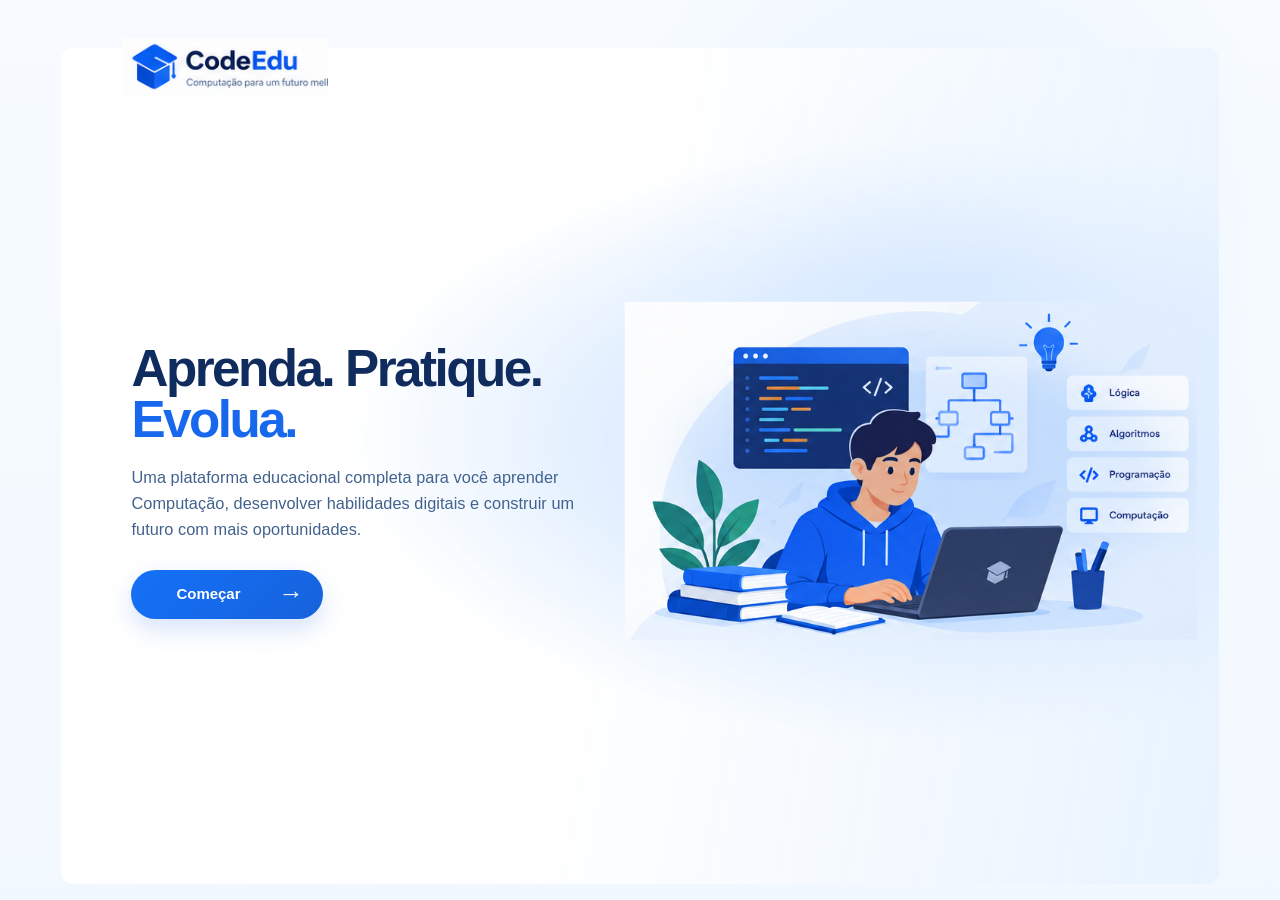
<file: index.html>
<!doctype html>
<html lang="pt-BR">
<head>
  <meta charset="utf-8">
  <meta name="viewport" content="width=device-width, initial-scale=1">
  <meta name="description" content="CodeEdu — plataforma educacional para aprender Computação.">
  <title>CodeEdu — Aprenda. Pratique. Evolua.</title>
  <link rel="stylesheet" href="styles.css">
  <link rel="stylesheet" href="readability.css">
</head>
<body>
  <main class="page">
    <header class="site-header">
      <a class="brand" href="index.html" aria-label="CodeEdu — início">
        <img src="assets/codeedu-logo.png" alt="CodeEdu — Computação para um futuro melhor">
      </a>

      <button class="menu-button" type="button" aria-label="Abrir menu" aria-expanded="false">
        <span></span><span></span><span></span>
      </button>
    </header>

    <section class="hero" aria-labelledby="hero-title">
      <div class="hero-copy">
        <h1 id="hero-title">
          <span>Aprenda. Pratique.</span>
          <strong>Evolua.</strong>
        </h1>

        <p>
          Uma plataforma educacional completa para você aprender Computação,
          desenvolver habilidades digitais e construir um futuro com mais
          oportunidades.
        </p>

        <a class="cta" href="selecao-escola.html" aria-label="Começar">
          <span>Começar</span>
          <span class="arrow" aria-hidden="true">→</span>
        </a>
      </div>

      <div class="hero-art" aria-hidden="true">
        <div class="art-glow"></div>
        <img src="assets/hero-illustration.png" alt="">
      </div>
    </section>
  </main>

  <script src="script.js"></script>
</body>
</html>
</file>
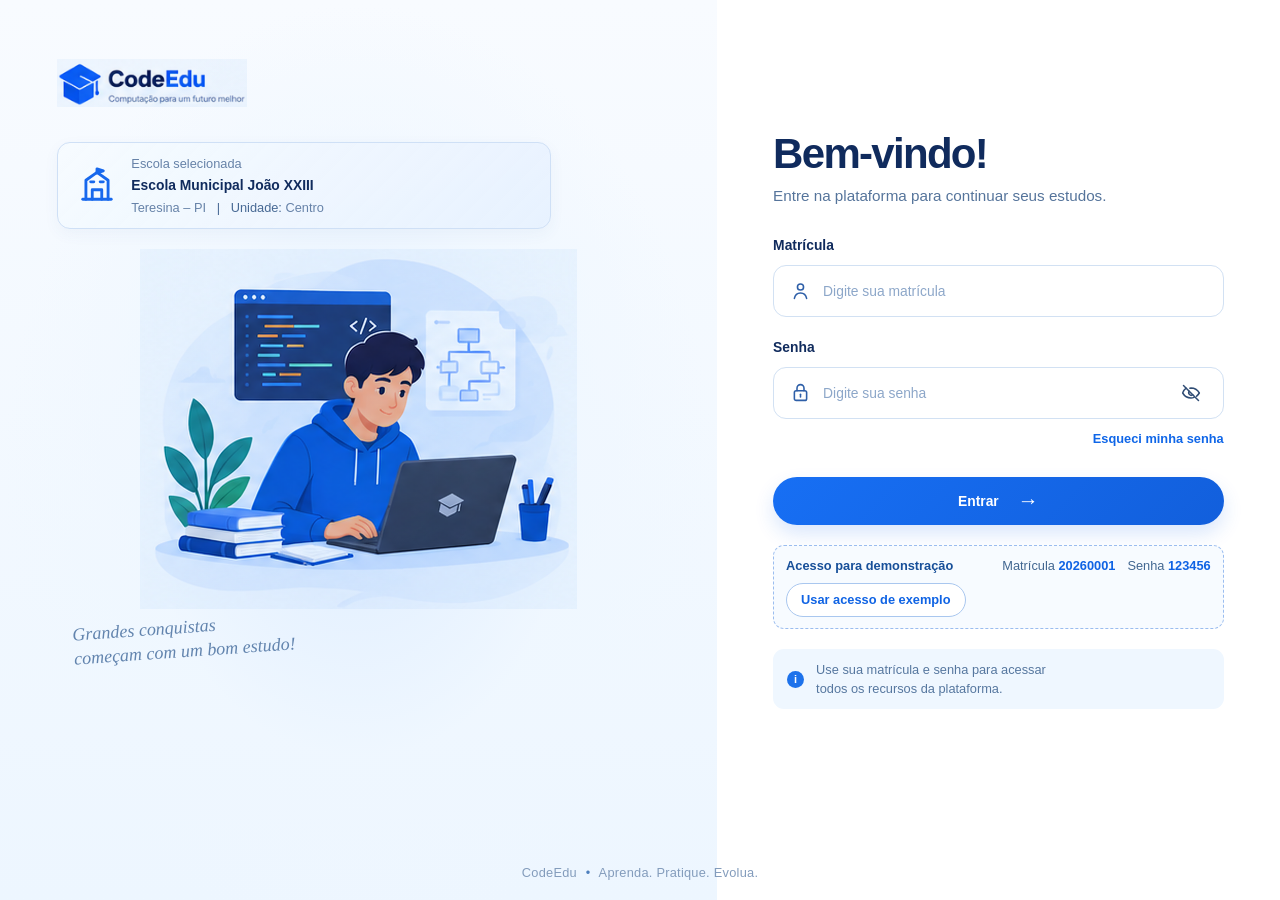
<file: aula.html>
<!doctype html>
<html lang="pt-BR">
<head>
  <meta charset="utf-8">
  <meta name="viewport" content="width=device-width, initial-scale=1">
  <meta name="description" content="CodeEdu — aula do módulo selecionado.">
  <title>CodeEdu — Aula</title>
  <link rel="stylesheet" href="aula.css">
  <link rel="stylesheet" href="readability.css">
</head>
<body>
  <svg class="svg-sprite" aria-hidden="true">
    <symbol id="i-home" viewBox="0 0 24 24"><path d="M3 10.8 12 3l9 7.8"/><path d="M5.5 9.5V21h13V9.5"/><path d="M9.5 21v-6h5v6"/></symbol>
    <symbol id="i-grid" viewBox="0 0 24 24"><rect x="4" y="4" width="6" height="6" rx="1"/><rect x="14" y="4" width="6" height="6" rx="1"/><rect x="4" y="14" width="6" height="6" rx="1"/><rect x="14" y="14" width="6" height="6" rx="1"/></symbol>
    <symbol id="i-clipboard" viewBox="0 0 24 24"><rect x="5" y="5" width="14" height="16" rx="2"/><path d="M9 5V3h6v2M9 10h6M9 14h6"/></symbol>
    <symbol id="i-test" viewBox="0 0 24 24"><path d="M12 3 5 6v6c0 4.5 2.8 7.2 7 9 4.2-1.8 7-4.5 7-9V6l-7-3Z"/><path d="m9 12 2 2 4-4"/></symbol>
    <symbol id="i-chart" viewBox="0 0 24 24"><path d="M5 20v-5M10 20V9M15 20v-8M20 20V4"/><path d="m4 11 5-4 5 2 6-6"/></symbol>
    <symbol id="i-user" viewBox="0 0 24 24"><circle cx="12" cy="8" r="3.5"/><path d="M5 21c.7-4.2 3-6.2 7-6.2S18.3 16.8 19 21"/></symbol>
    <symbol id="i-logout" viewBox="0 0 24 24"><path d="M10 4H5v16h5M14 8l4 4-4 4M8 12h10"/></symbol>
    <symbol id="i-bell" viewBox="0 0 24 24"><path d="M6 17h12l-1.5-2.2V10a4.5 4.5 0 0 0-9 0v4.8L6 17Z"/><path d="M10 20h4"/></symbol>
    <symbol id="i-clock" viewBox="0 0 24 24"><circle cx="12" cy="12" r="9"/><path d="M12 7v6l4 2"/></symbol>
    <symbol id="i-book" viewBox="0 0 24 24"><path d="M4 5.5A3.5 3.5 0 0 1 7.5 2H11v17H7.5A3.5 3.5 0 0 0 4 22V5.5Z"/><path d="M20 5.5A3.5 3.5 0 0 0 16.5 2H13v17h3.5A3.5 3.5 0 0 1 20 22V5.5Z"/></symbol>
    <symbol id="i-chevron" viewBox="0 0 24 24"><path d="m9 5 7 7-7 7"/></symbol>
    <symbol id="i-menu" viewBox="0 0 24 24"><path d="M4 6h16M4 12h16M4 18h16"/></symbol>
    <symbol id="i-bulb" viewBox="0 0 24 24"><path d="M9 18h6M10 22h4"/><path d="M8.2 14.5A7 7 0 1 1 15.8 14.5c-.9.8-1.3 1.5-1.4 2.5h-4.8c-.1-1-.5-1.7-1.4-2.5Z"/></symbol>
    <symbol id="i-heart" viewBox="0 0 24 24"><path d="M20.8 4.7a5.5 5.5 0 0 0-7.8 0L12 5.8l-1.1-1.1a5.5 5.5 0 0 0-7.8 7.8L12 21l8.8-8.5a5.5 5.5 0 0 0 0-7.8Z"/></symbol>
    <symbol id="i-graduation" viewBox="0 0 24 24"><path d="m2 9 10-5 10 5-10 5L2 9Z"/><path d="M6 11v5c3 3 9 3 12 0v-5M22 9v6"/></symbol>
    <symbol id="i-building" viewBox="0 0 24 24"><path d="M4 21h16M6 21V8l6-4 6 4v13M9 11h2M13 11h2M9 15h2M13 15h2"/></symbol>
    <symbol id="i-trend" viewBox="0 0 24 24"><path d="M4 18 10 12l4 4 6-8"/><path d="M15 8h5v5"/></symbol>
    <symbol id="i-check" viewBox="0 0 24 24"><path d="m5 12 4 4L19 6"/></symbol>
  </svg>

  <div class="app-shell">
    <aside class="sidebar" id="sidebar">
      <a class="side-brand" href="dashboard.html" aria-label="CodeEdu — Início">
        <img src="assets/login-logo.png" alt="CodeEdu — Computação para um futuro melhor">
      </a>
      <nav class="side-nav" aria-label="Navegação principal">
        <a class="nav-item" href="dashboard.html"><svg><use href="#i-home"/></svg><b>Início</b></a>
        <a class="nav-item active" href="meus-modulos.html" aria-current="page"><svg><use href="#i-grid"/></svg><b>Meus módulos</b></a>
        <button class="nav-item nav-button" type="button" data-demo-action="atividades"><svg><use href="#i-clipboard"/></svg><b>Atividades</b></button>
        <button class="nav-item nav-button" type="button" data-demo-action="testes"><svg><use href="#i-test"/></svg><b>Testes</b></button>
        <button class="nav-item nav-button" type="button" data-demo-action="progresso"><svg><use href="#i-chart"/></svg><b>Meu progresso</b></button>
        <div class="nav-divider"></div>
        <button class="nav-item nav-button" type="button" data-demo-action="perfil"><svg><use href="#i-user"/></svg><b>Perfil</b></button>
        <button class="nav-item nav-button" id="logoutButton" type="button"><svg><use href="#i-logout"/></svg><b>Sair</b></button>
      </nav>
    </aside>

    <div class="sidebar-backdrop" id="sidebarBackdrop"></div>

    <main class="main-area">
      <header class="topbar">
        <button class="hamburger" id="menuButton" type="button" aria-label="Abrir menu" aria-expanded="false"><svg><use href="#i-menu"/></svg></button>
        <a class="tablet-brand" href="dashboard.html" aria-label="CodeEdu — Início"><img src="assets/login-logo.png" alt="CodeEdu"></a>
        <div class="top-spacer"></div>
        <div class="top-actions">
          <div class="popover-anchor">
            <button class="icon-button bell" id="notificationButton" type="button" aria-label="Notificações" aria-expanded="false"><svg><use href="#i-bell"/></svg><i>2</i></button>
            <div class="popover notification-popover" id="notificationPopover" hidden>
              <strong>Notificações</strong>
              <p>Seu progresso foi atualizado após a última aula.</p>
              <p>Há uma atividade pendente no módulo Pensamento Computacional.</p>
            </div>
          </div>
          <div class="popover-anchor user-anchor">
            <button class="profile-trigger" id="profileButton" type="button" aria-expanded="false">
              <span class="avatar">JA</span><span class="user-name" id="topUserName">João Alves</span><span class="chevron">⌄</span>
            </button>
            <div class="popover profile-popover" id="profilePopover" hidden>
              <strong id="popoverName">João Alves</strong>
              <small id="popoverSchool">Escola Municipal João XXIII</small>
              <button type="button" id="popoverLogout"><svg><use href="#i-logout"/></svg> Sair</button>
            </div>
          </div>
        </div>
      </header>

      <section class="lesson-page">
        <nav class="breadcrumb" aria-label="Navegação estrutural">
          <a href="dashboard.html"><svg><use href="#i-home"/></svg><span>Início</span></a>
          <span>›</span>
          <a href="meus-modulos.html">Módulos</a>
          <span>›</span>
          <a href="meus-modulos.html" id="breadcrumbModule">Introdução à Computação</a>
          <span>›</span>
          <strong id="breadcrumbLesson">Aula 01</strong>
        </nav>

        <article class="lesson-card">
          <header class="lesson-hero">
            <div class="lesson-hero-copy">
              <div class="lesson-tags">
                <span class="module-chip"><span class="chip-icon">◈</span><b id="moduleChip">Introdução à Computação</b></span>
                <span class="lesson-count" id="lessonCount">Aula 01 de 12</span>
              </div>
              <h1 id="lessonTitle">O que é Computação?</h1>
              <p id="lessonLead">Nesta aula, você vai entender o que é a Computação, sua importância no mundo atual e como ela está presente no nosso dia a dia.</p>
              <div class="lesson-meta">
                <span><svg><use href="#i-clock"/></svg><b id="lessonDuration">15 min</b></span>
                <span><svg><use href="#i-book"/></svg><b>Aula teórica</b></span>
                <div class="hero-progress" aria-label="Progresso da aula"><i id="heroProgressBar" style="width:100%"></i></div>
                <b class="progress-value" id="heroProgressValue">100%</b>
              </div>
            </div>
            <div class="lesson-hero-art"><img src="assets/lesson-hero.png" alt="Estudante usando um notebook durante uma aula de computação"></div>
          </header>

          <div class="lesson-body">
            <section class="content-block" data-section="1">
              <button class="section-heading" type="button" aria-expanded="true">
                <span class="section-number">1</span>
                <h2 id="sectionOneTitle">O que é Computação?</h2>
                <span class="section-toggle">⌃</span>
              </button>
              <div class="section-content two-column">
                <div class="lesson-copy" id="sectionOneText">
                  <p>A <strong>Computação</strong> é a área da ciência que estuda o processamento de informações por meio de computadores e outros dispositivos. Ela envolve desde a criação de programas, até o desenvolvimento de sistemas, redes e soluções tecnológicas que facilitam a vida das pessoas.</p>
                  <p>Em outras palavras, a Computação é a base para tudo o que usamos no mundo digital: aplicativos, sites, jogos, redes sociais, bancos, sistemas de ensino, entre muitas outras coisas.</p>
                </div>
                <aside class="did-you-know">
                  <div class="fact-title"><span class="fact-icon"><svg><use href="#i-bulb"/></svg></span><strong>Você sabia?</strong></div>
                  <p id="factText">A Computação não é apenas sobre computadores. Ela também envolve lógica, matemática, criatividade e resolução de problemas.</p>
                </aside>
              </div>
            </section>

            <section class="content-block" data-section="2">
              <button class="section-heading" type="button" aria-expanded="true">
                <span class="section-number">2</span>
                <h2 id="sectionTwoTitle">Por que a Computação é importante?</h2>
                <span class="section-toggle">⌄</span>
              </button>
              <div class="section-content">
                <p class="section-intro" id="sectionTwoIntro">A Computação está presente em praticamente todos os setores da sociedade:</p>
                <div class="impact-grid" id="impactGrid">
                  <article class="impact-card"><span class="impact-icon"><svg><use href="#i-heart"/></svg></span><h3>Saúde</h3><p>Equipamentos médicos e sistemas de gestão hospitalar.</p></article>
                  <article class="impact-card"><span class="impact-icon"><svg><use href="#i-graduation"/></svg></span><h3>Educação</h3><p>Plataformas de ensino, aprendizado online e recursos digitais.</p></article>
                  <article class="impact-card"><span class="impact-icon"><svg><use href="#i-building"/></svg></span><h3>Comunicação</h3><p>Redes sociais, e-mails, mensagens e videoconferências.</p></article>
                  <article class="impact-card"><span class="impact-icon"><svg><use href="#i-trend"/></svg></span><h3>Trabalho</h3><p>Automação, softwares e análise de dados.</p></article>
                </div>
              </div>
            </section>

            <section class="content-block" data-section="3">
              <button class="section-heading" type="button" aria-expanded="true">
                <span class="section-number">3</span>
                <h2 id="sectionThreeTitle">A Computação no seu dia a dia</h2>
                <span class="section-toggle">⌄</span>
              </button>
              <div class="section-content">
                <p class="daily-copy" id="sectionThreeText">Você já usa a Computação, mesmo sem perceber! Quando assiste a vídeos, joga, usa o celular, faz pesquisas ou utiliza o WhatsApp, tudo isso envolve tecnologia e processamento de dados.</p>
              </div>
            </section>

            <aside class="success-box">
              <span class="success-icon"><svg><use href="#i-check"/></svg></span>
              <div><strong>Parabéns!</strong><p id="successText">Você deu o primeiro passo para entender como a Computação funciona e como ela pode abrir portas para o seu futuro.</p></div>
            </aside>
          </div>

          <footer class="lesson-navigation">
            <button class="secondary-button" id="previousLesson" type="button"><span>←</span> Anterior</button>
            <button class="primary-button" id="nextLesson" type="button">Próxima aula <span>→</span></button>
          </footer>
        </article>
      </section>

      <div class="toast" id="toast" role="status" aria-live="polite" hidden></div>
    </main>

    <nav class="mobile-nav" aria-label="Navegação mobile">
      <a href="dashboard.html"><svg><use href="#i-home"/></svg><b>Início</b></a>
      <a class="active" href="meus-modulos.html"><svg><use href="#i-grid"/></svg><b>Módulos</b></a>
      <button type="button" data-demo-action="atividades"><svg><use href="#i-clipboard"/></svg><b>Atividades</b></button>
      <button type="button" data-demo-action="testes"><svg><use href="#i-test"/></svg><b>Testes</b></button>
      <button type="button" data-demo-action="perfil"><svg><use href="#i-user"/></svg><b>Perfil</b></button>
    </nav>
  </div>

  <script src="aula.js"></script>
</body>
</html>
</file>
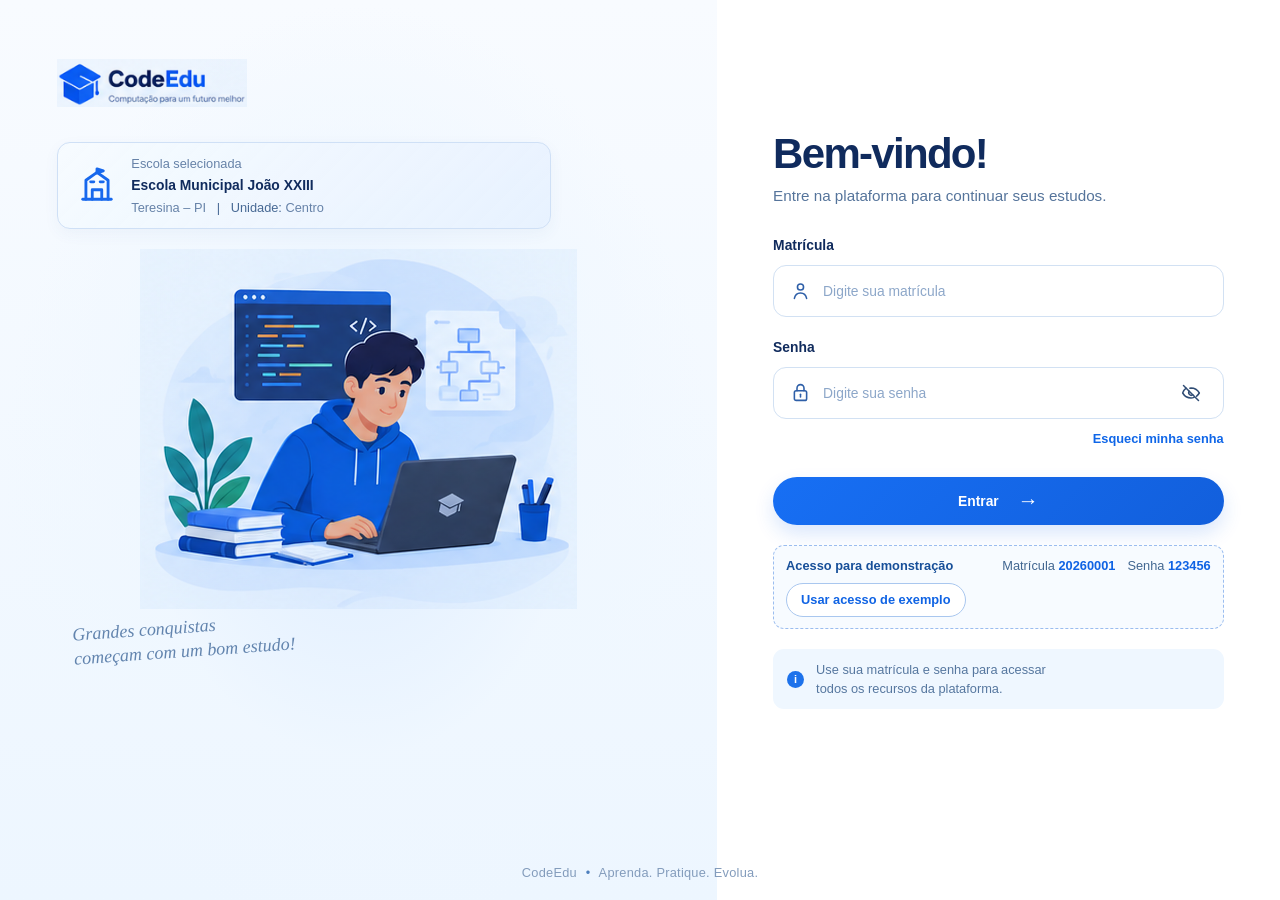
<file: dashboard.html>
<!doctype html>
<html lang="pt-BR">
<head>
  <meta charset="utf-8">
  <meta name="viewport" content="width=device-width, initial-scale=1">
  <meta name="description" content="CodeEdu — painel do aluno.">
  <title>CodeEdu — Início</title>
  <link rel="stylesheet" href="dashboard.css">
  <link rel="stylesheet" href="readability.css">
</head>
<body>
  <svg class="svg-sprite" aria-hidden="true">
    <symbol id="i-home" viewBox="0 0 24 24"><path d="M3 10.8 12 3l9 7.8"/><path d="M5.5 9.5V21h13V9.5"/><path d="M9.5 21v-6h5v6"/></symbol>
    <symbol id="i-grid" viewBox="0 0 24 24"><rect x="4" y="4" width="6" height="6" rx="1"/><rect x="14" y="4" width="6" height="6" rx="1"/><rect x="4" y="14" width="6" height="6" rx="1"/><rect x="14" y="14" width="6" height="6" rx="1"/></symbol>
    <symbol id="i-clipboard" viewBox="0 0 24 24"><rect x="5" y="5" width="14" height="16" rx="2"/><path d="M9 5V3h6v2M9 10h6M9 14h6"/></symbol>
    <symbol id="i-test" viewBox="0 0 24 24"><path d="M12 3 5 6v6c0 4.5 2.8 7.2 7 9 4.2-1.8 7-4.5 7-9V6l-7-3Z"/><path d="m9 12 2 2 4-4"/></symbol>
    <symbol id="i-chart" viewBox="0 0 24 24"><path d="M5 20v-5M10 20V9M15 20v-8M20 20V4"/><path d="m4 11 5-4 5 2 6-6"/></symbol>
    <symbol id="i-user" viewBox="0 0 24 24"><circle cx="12" cy="8" r="3.5"/><path d="M5 21c.7-4.2 3-6.2 7-6.2S18.3 16.8 19 21"/></symbol>
    <symbol id="i-logout" viewBox="0 0 24 24"><path d="M10 4H5v16h5M14 8l4 4-4 4M8 12h10"/></symbol>
    <symbol id="i-search" viewBox="0 0 24 24"><circle cx="11" cy="11" r="6"/><path d="m16 16 5 5"/></symbol>
    <symbol id="i-bell" viewBox="0 0 24 24"><path d="M6 17h12l-1.5-2.2V10a4.5 4.5 0 0 0-9 0v4.8L6 17Z"/><path d="M10 20h4"/></symbol>
    <symbol id="i-monitor" viewBox="0 0 24 24"><rect x="3" y="4" width="18" height="13" rx="2"/><path d="M8 21h8M12 17v4"/></symbol>
    <symbol id="i-brain" viewBox="0 0 24 24"><path d="M9 5a3 3 0 0 0-5 2c0 1 .4 1.8 1.1 2.4A3.5 3.5 0 0 0 6 16v1a3 3 0 0 0 5 2V5a3 3 0 0 0-2-3Z"/><path d="M15 5a3 3 0 0 1 5 2c0 1-.4 1.8-1.1 2.4A3.5 3.5 0 0 1 18 16v1a3 3 0 0 1-5 2V5a3 3 0 0 1 2-3ZM8 9h3M13 12h3M8 15h3"/></symbol>
    <symbol id="i-code" viewBox="0 0 24 24"><path d="m8 6-6 6 6 6M16 6l6 6-6 6M14 4l-4 16"/></symbol>
    <symbol id="i-flow" viewBox="0 0 24 24"><rect x="9" y="2" width="6" height="5" rx="1"/><rect x="2" y="17" width="6" height="5" rx="1"/><rect x="16" y="17" width="6" height="5" rx="1"/><path d="M12 7v5M5 17v-5h14v5"/></symbol>
    <symbol id="i-clock" viewBox="0 0 24 24"><circle cx="12" cy="12" r="9"/><path d="M12 7v6l4 2"/></symbol>
    <symbol id="i-chevron" viewBox="0 0 24 24"><path d="m9 5 7 7-7 7"/></symbol>
    <symbol id="i-menu" viewBox="0 0 24 24"><path d="M4 6h16M4 12h16M4 18h16"/></symbol>
    <symbol id="i-close" viewBox="0 0 24 24"><path d="m5 5 14 14M19 5 5 19"/></symbol>
  </svg>

  <div class="app-shell">
    <aside class="sidebar" id="sidebar">
      <a class="side-brand" href="dashboard.html" aria-label="CodeEdu — Início">
        <img src="assets/login-logo.png" alt="CodeEdu — Computação para um futuro melhor">
      </a>

      <nav class="side-nav" aria-label="Navegação principal">
        <a class="nav-item active" href="#inicio" data-section="inicio"><svg><use href="#i-home"/></svg><b>Início</b></a>
        <a class="nav-item" href="meus-modulos.html"><svg><use href="#i-grid"/></svg><b>Meus módulos</b></a>
        <a class="nav-item" href="#atividades" data-section="atividades"><svg><use href="#i-clipboard"/></svg><b>Atividades</b></a>
        <a class="nav-item" href="#testes" data-section="testes"><svg><use href="#i-test"/></svg><b>Testes</b></a>
        <a class="nav-item" href="#progresso" data-section="progresso"><svg><use href="#i-chart"/></svg><b>Meu progresso</b></a>
        <div class="nav-divider"></div>
        <button class="nav-item nav-button" type="button" data-demo-action="perfil"><svg><use href="#i-user"/></svg><b>Perfil</b></button>
        <button class="nav-item nav-button logout" id="logoutButton" type="button"><svg><use href="#i-logout"/></svg><b>Sair</b></button>
      </nav>
    </aside>

    <div class="sidebar-backdrop" id="sidebarBackdrop"></div>

    <main class="main-area" id="inicio">
      <header class="topbar">
        <button class="hamburger" id="menuButton" type="button" aria-label="Abrir menu" aria-expanded="false">
          <svg><use href="#i-menu"/></svg>
        </button>

        <a class="tablet-brand" href="dashboard.html" aria-label="CodeEdu — início">
          <img src="assets/login-logo.png" alt="CodeEdu">
        </a>

        <label class="global-search">
          <svg><use href="#i-search"/></svg>
          <input id="globalSearch" type="search" placeholder="Buscar conteúdos, módulos ou atividades..." aria-label="Buscar conteúdos, módulos ou atividades">
        </label>

        <div class="top-actions">
          <div class="popover-anchor">
            <button class="icon-button bell" id="notificationButton" type="button" aria-label="Notificações" aria-expanded="false">
              <svg><use href="#i-bell"/></svg><i>2</i>
            </button>
            <div class="popover notification-popover" id="notificationPopover" hidden>
              <strong>Notificações</strong>
              <p>Você tem 1 atividade que vence hoje às 23:59.</p>
              <p>Novo conteúdo disponível no Módulo 3.</p>
            </div>
          </div>

          <div class="popover-anchor user-anchor">
            <button class="profile-trigger" id="profileButton" type="button" aria-expanded="false">
              <span class="avatar">JA</span>
              <span class="user-name" id="topUserName">João Alves</span>
              <span class="chevron">⌄</span>
            </button>
            <div class="popover profile-popover" id="profilePopover" hidden>
              <strong id="popoverName">João Alves</strong>
              <small id="popoverSchool">Escola Municipal João XXIII</small>
              <button type="button" id="popoverLogout"><svg><use href="#i-logout"/></svg> Sair</button>
            </div>
          </div>
        </div>
      </header>

      <section class="dashboard">
        <section class="welcome-panel">
          <div class="welcome-copy">
            <h1>Olá, <strong id="welcomeName">João Alves!</strong></h1>
            <p>Que bom te ver por aqui! Continue estudando e<br class="desktop-only">
              construindo seu futuro na tecnologia.</p>
          </div>
          <div class="welcome-art">
            <img src="assets/dashboard-hero.png" alt="Estudante utilizando notebook">
          </div>
        </section>

        <section class="summary-grid" id="progresso" aria-label="Resumo acadêmico">
          <article class="summary-card progress-card">
            <div class="ring" aria-label="68 por cento de progresso"><span>68%</span></div>
            <div class="summary-content">
              <span class="kicker">Progresso geral</span>
              <strong>68%</strong>
              <div class="bar" aria-hidden="true"><i style="width:68%"></i></div>
              <small>Você já concluiu 8 de 12 módulos</small>
            </div>
          </article>

          <button class="summary-card next-card clickable-card" type="button" data-demo-action="conteudo">
            <span class="round-icon blue"><svg><use href="#i-clipboard"/></svg></span>
            <span class="summary-content">
              <span class="kicker">Próximo conteúdo</span>
              <strong class="small-strong">Introdução à Lógica de Programação</strong>
              <small>Módulo 3 • Aula 2</small>
            </span>
            <svg class="card-arrow"><use href="#i-chevron"/></svg>
          </button>

          <button class="summary-card compact-card clickable-card" type="button" data-scroll="#atividades">
            <span class="round-icon orange"><svg><use href="#i-clipboard"/></svg></span>
            <span class="summary-content">
              <span class="kicker">Atividades pendentes</span>
              <strong>3</strong>
              <small>de 7 atividades</small>
            </span>
            <svg class="card-arrow"><use href="#i-chevron"/></svg>
          </button>

          <button class="summary-card compact-card clickable-card" type="button" data-scroll="#progresso">
            <span class="round-icon red"><svg><use href="#i-clock"/></svg></span>
            <span class="summary-content">
              <span class="kicker">Desempenho</span>
              <strong>92%</strong>
              <small>Média geral</small>
            </span>
            <svg class="card-arrow"><use href="#i-chevron"/></svg>
          </button>
        </section>

        <section class="content-section" id="modulos">
          <div class="section-title-row">
            <div>
              <h2>Continue seus estudos</h2>
              <p>Acesse seus módulos e siga no seu ritmo.</p>
            </div>
            <a class="text-link" href="meus-modulos.html">Ver todos os módulos <span>→</span></a>
          </div>

          <div class="module-grid" id="moduleGrid">
            <button class="module-card" type="button" data-search="Módulo 1 Introdução à Computação conceitos básicos computação">
              <span class="module-cover"><svg><use href="#i-monitor"/></svg><b>›</b></span>
              <small>Módulo 1</small>
              <h3>Introdução à Computação</h3>
              <p>Conheça os conceitos básicos da computação e sua importância no mundo atual.</p>
              <span class="module-progress"><i style="width:100%"></i></span>
              <span class="module-meta done"><span>● Concluído</span><b>100%</b></span>
            </button>

            <button class="module-card" type="button" data-search="Módulo 2 Pensamento Computacional lógica resolução problemas">
              <span class="module-cover"><svg><use href="#i-brain"/></svg><b>›</b></span>
              <small>Módulo 2</small>
              <h3>Pensamento Computacional</h3>
              <p>Desenvolva sua capacidade de resolver problemas de forma lógica e estruturada.</p>
              <span class="module-progress"><i style="width:80%"></i></span>
              <span class="module-meta working"><span>● Em andamento</span><b>80%</b></span>
            </button>

            <button class="module-card" type="button" data-search="Módulo 3 Lógica de Programação algoritmos">
              <span class="module-cover"><svg><use href="#i-code"/></svg><b>›</b></span>
              <small>Módulo 3</small>
              <h3>Lógica de Programação</h3>
              <p>Aprenda os fundamentos da lógica e construa seus primeiros algoritmos.</p>
              <span class="module-progress"><i style="width:45%"></i></span>
              <span class="module-meta working"><span>● Em andamento</span><b>45%</b></span>
            </button>

            <button class="module-card" type="button" data-search="Módulo 4 Algoritmos e Fluxogramas programação">
              <span class="module-cover"><svg><use href="#i-flow"/></svg><b>›</b></span>
              <small>Módulo 4</small>
              <h3>Algoritmos e Fluxogramas</h3>
              <p>Entenda como transformar ideias em passos e visualizar a lógica dos programas.</p>
              <span class="module-progress muted"><i style="width:0%"></i></span>
              <span class="module-meta idle"><span>○ Não iniciado</span><b>0%</b></span>
            </button>
          </div>
          <p class="search-empty" id="searchEmpty" hidden>Nenhum módulo ou atividade corresponde à busca.</p>
        </section>

        <section class="recent-layout" id="atividades">
          <section class="recent-section">
            <div class="section-title-row">
              <div>
                <h2>Atividades recentes</h2>
                <p>Acompanhe suas atividades e prazos.</p>
              </div>
              <button type="button" class="text-link" data-demo-action="atividades">Ver todas <span>→</span></button>
            </div>

            <div class="activity-list" id="activityList">
              <button class="activity-row" type="button" data-search="Exercício Estruturas de Repetição pendente">
                <span class="activity-icon orange"><svg><use href="#i-clipboard"/></svg></span>
                <span class="activity-copy"><strong>Exercício</strong><small>Estruturas de Repetição</small></span>
                <span class="pill pending">Pendente</span>
                <small>Vence hoje • 23:59</small><svg class="row-arrow"><use href="#i-chevron"/></svg>
              </button>
              <button class="activity-row" type="button" data-search="Teste Lógica e Algoritmos pendente">
                <span class="activity-icon red"><svg><use href="#i-test"/></svg></span>
                <span class="activity-copy"><strong>Teste</strong><small>Lógica e Algoritmos</small></span>
                <span class="pill redpill">Pendente</span>
                <small>Vence amanhã • 23:59</small><svg class="row-arrow"><use href="#i-chevron"/></svg>
              </button>
              <button class="activity-row" type="button" data-search="Exercício Variáveis e Tipos de Dados pendente">
                <span class="activity-icon orange"><svg><use href="#i-clipboard"/></svg></span>
                <span class="activity-copy"><strong>Exercício</strong><small>Variáveis e Tipos de Dados</small></span>
                <span class="pill pending">Pendente</span>
                <small>Vence 15/04 • 23:59</small><svg class="row-arrow"><use href="#i-chevron"/></svg>
              </button>
              <button class="activity-row" type="button" data-search="Teste Introdução à Computação concluído nota 9,5">
                <span class="activity-icon red"><svg><use href="#i-test"/></svg></span>
                <span class="activity-copy"><strong>Teste</strong><small>Introdução à Computação</small></span>
                <span class="pill completed">Concluído</span>
                <small>Nota: 9,5</small><svg class="row-arrow"><use href="#i-chevron"/></svg>
              </button>
            </div>
          </section>

          <aside class="quote-card" aria-label="Mensagem motivacional">
            <img src="assets/dashboard-quote.png" alt="O conhecimento é a chave que abre novos mundos.">
          </aside>
        </section>
      </section>

      <div class="toast" id="toast" role="status" aria-live="polite" hidden></div>
    </main>

    <nav class="mobile-nav" aria-label="Navegação mobile">
      <a class="active" href="#inicio"><svg><use href="#i-home"/></svg><b>Início</b></a>
      <a href="meus-modulos.html"><svg><use href="#i-grid"/></svg><b>Módulos</b></a>
      <a href="#atividades"><svg><use href="#i-clipboard"/></svg><b>Atividades</b></a>
      <button type="button" data-demo-action="testes"><svg><use href="#i-test"/></svg><b>Testes</b></button>
      <button type="button" data-demo-action="perfil"><svg><use href="#i-user"/></svg><b>Perfil</b></button>
    </nav>
  </div>

  <script src="dashboard.js"></script>
</body>
</html>
</file>
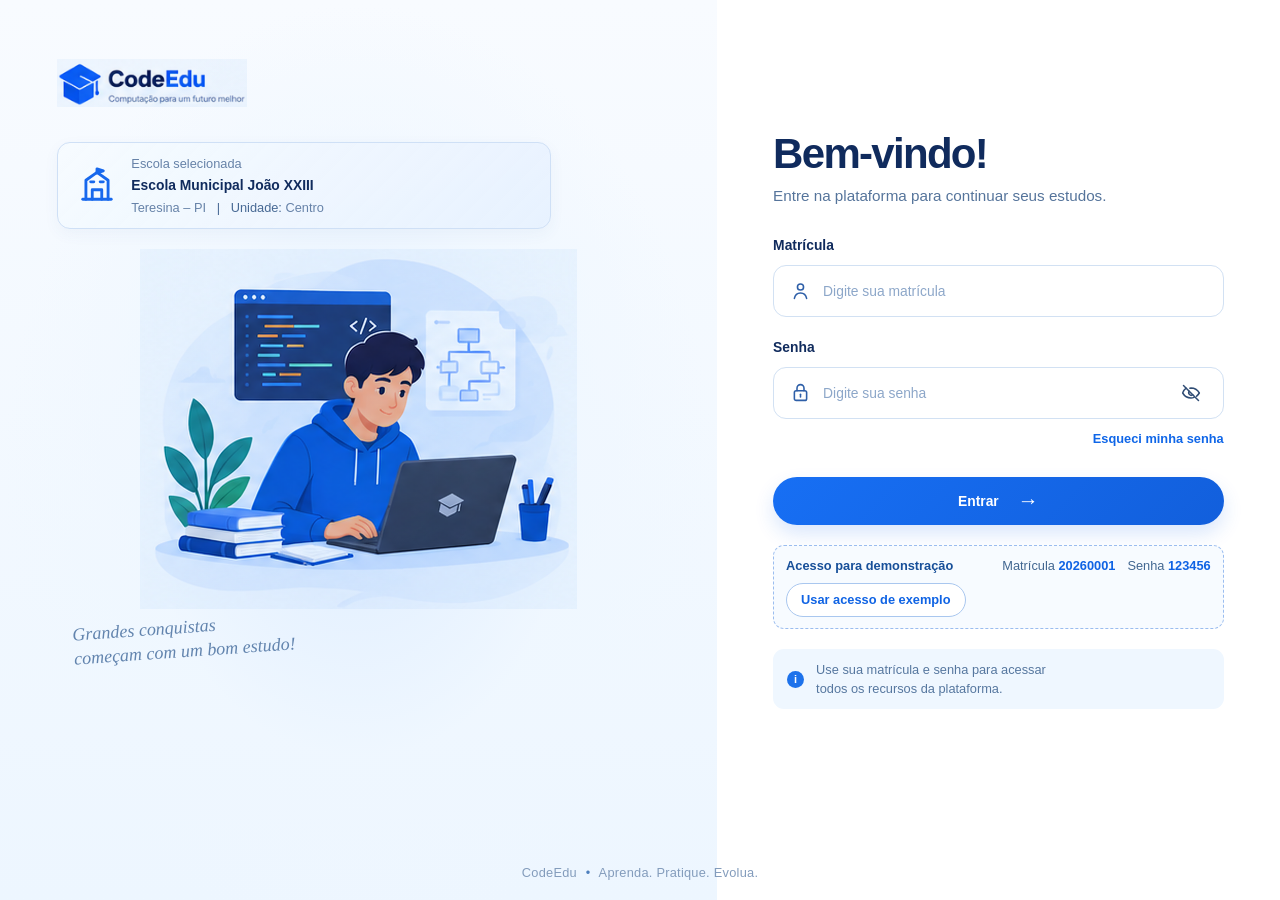
<file: login.html>
<!doctype html>
<html lang="pt-BR">
<head>
  <meta charset="utf-8">
  <meta name="viewport" content="width=device-width, initial-scale=1">
  <meta name="description" content="CodeEdu — acesso à plataforma educacional.">
  <title>CodeEdu — Entrar</title>
  <link rel="stylesheet" href="login.css">
  <link rel="stylesheet" href="readability.css">
</head>
<body>
  <main class="login-page">
    <section class="visual-panel" aria-label="Apresentação da CodeEdu">
      <div class="visual-content">
        <a class="brand" href="index.html" aria-label="Voltar para a CodeEdu">
          <img src="assets/login-logo.png" alt="CodeEdu — Computação para um futuro melhor">
        </a>

        <div class="selected-school desktop-school" id="desktopSchoolCard">
          <div class="school-building"><img src="assets/school-blue.svg" alt=""></div>
          <div class="selected-school-info">
            <span>Escola selecionada</span>
            <strong id="desktopSchoolName">Escola Municipal João XXIII</strong>
            <small><span id="desktopSchoolCity">Teresina – PI</span> &nbsp; | &nbsp; Unidade: <span id="desktopSchoolUnit">Centro</span></small>
          </div>
        </div>

        <div class="login-illustration">
          <img src="assets/login-illustration.png" alt="Estudante estudando programação em um notebook">
        </div>

        <p class="motivational">
          Grandes conquistas<br>
          começam com um bom estudo!
        </p>

      </div>
    </section>

    <section class="form-panel" aria-labelledby="welcome-title">
      <header class="mobile-header">
        <a class="brand" href="index.html" aria-label="Voltar para a CodeEdu">
          <img src="assets/login-logo.png" alt="CodeEdu — Computação para um futuro melhor">
        </a>
        <button class="menu-button" type="button" aria-label="Abrir menu" aria-expanded="false">
          <span></span><span></span><span></span>
        </button>
      </header>

      <div class="form-content">
        <a class="selected-school mobile-school" id="mobileSchoolCard" href="selecao-escola.html" aria-label="Trocar escola selecionada">
          <div class="school-building"><img src="assets/school-blue.svg" alt=""></div>
          <div class="selected-school-info">
            <span>Escola selecionada</span>
            <strong id="mobileSchoolName">Escola Municipal João XXIII</strong>
            <small><span id="mobileSchoolCity">Teresina – PI</span> &nbsp; | &nbsp; Unidade: <span id="mobileSchoolUnit">Centro</span></small>
          </div>
          <span class="school-chevron">›</span>
        </a>

        <div class="welcome">
          <h1 id="welcome-title">Bem-vindo!</h1>
          <p>Entre na plataforma para continuar seus estudos.</p>
        </div>

        <form id="loginForm" novalidate>
          <div class="field">
            <label for="matricula">Matrícula</label>
            <div class="input-wrap">
              <span class="field-icon user-icon" aria-hidden="true"><img src="assets/user-blue.svg" alt=""></span>
              <input id="matricula" name="matricula" type="text" autocomplete="username"
                     placeholder="Digite sua matrícula">
            </div>
            <span class="field-error" id="matriculaError"></span>
          </div>

          <div class="field password-field">
            <label for="senha">Senha</label>
            <div class="input-wrap">
              <span class="field-icon lock-icon" aria-hidden="true"><img src="assets/lock-blue.svg" alt=""></span>
              <input id="senha" name="senha" type="password" autocomplete="current-password"
                     placeholder="Digite sua senha">
              <button id="togglePassword" class="password-toggle" type="button"
                      aria-label="Mostrar senha" aria-pressed="false"><img src="assets/eye-off-blue.svg" alt=""></button>
            </div>
            <span class="field-error" id="senhaError"></span>
          </div>

          <div class="forgot-row">
            <a href="#" id="forgotPassword">Esqueci minha senha</a>
          </div>

          <button class="login-button" type="submit">
            <span>Entrar</span>
            <span class="login-arrow">→</span>
          </button>

          
          <div class="demo-access">
            <strong>Acesso para demonstração</strong>
            <span>Matrícula <b>20260001</b></span>
            <span>Senha <b>123456</b></span>
            <button id="fillDemo" type="button">Usar acesso de exemplo</button>
          </div>

          <div class="info-box">
            <span class="info-icon">i</span>
            <p>Use sua matrícula e senha para acessar<br class="desktop-only"> todos os recursos da plataforma.</p>
          </div>

          <p class="login-status" id="loginStatus" role="status" aria-live="polite"></p>
        </form>
      </div>
    </section>

    <footer class="login-page-footer">CodeEdu <span>•</span> Aprenda. Pratique. Evolua.</footer>
  </main>

  <script src="login.js"></script>
</body>
</html>
</file>
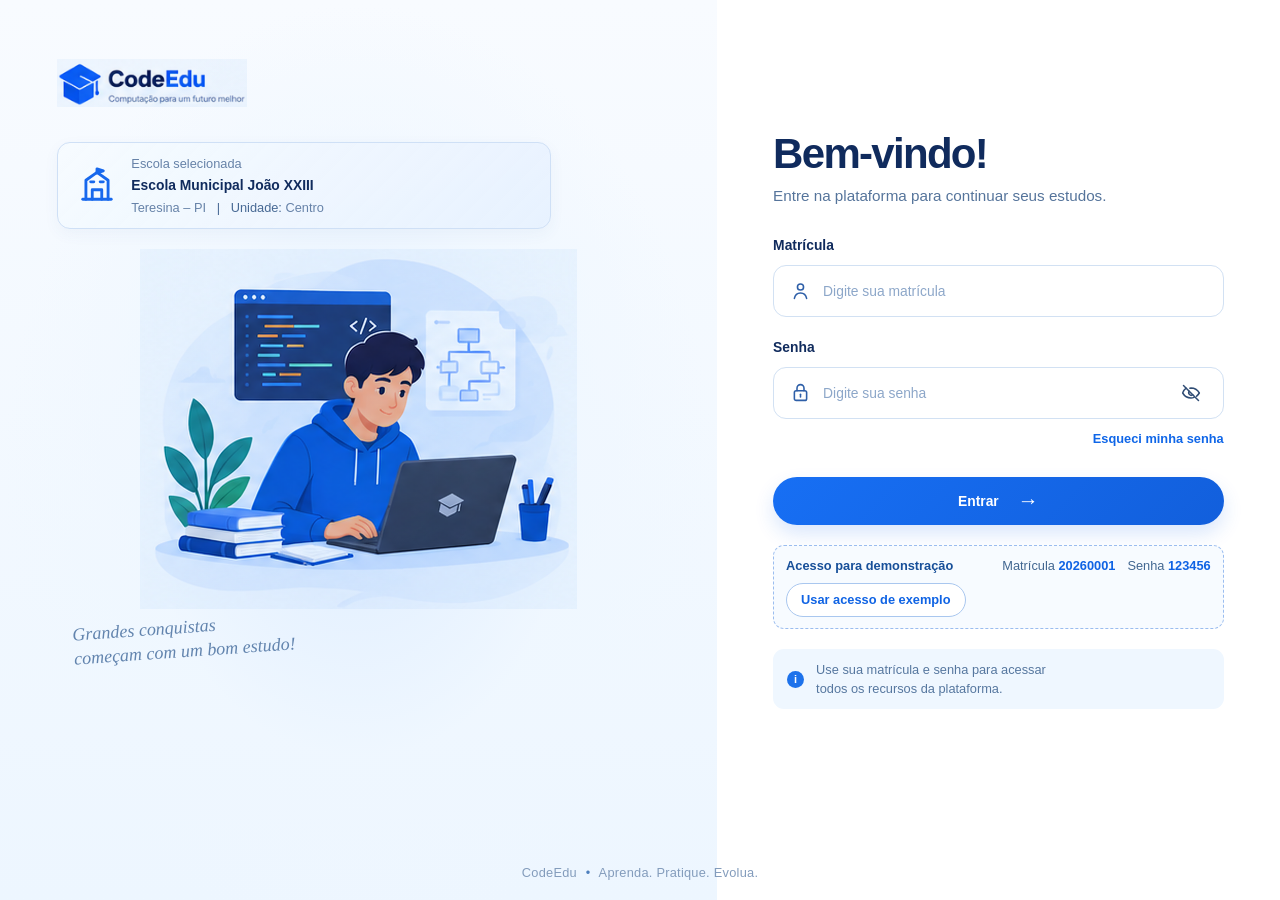
<file: meus-modulos.html>
<!doctype html>
<html lang="pt-BR">
<head>
  <meta charset="utf-8">
  <meta name="viewport" content="width=device-width, initial-scale=1">
  <meta name="description" content="CodeEdu — módulos do aluno.">
  <title>CodeEdu — Meus módulos</title>
  <link rel="stylesheet" href="meus-modulos.css">
  <link rel="stylesheet" href="readability.css">
</head>
<body>
  <svg class="svg-sprite" aria-hidden="true">
    <symbol id="i-home" viewBox="0 0 24 24"><path d="M3 10.8 12 3l9 7.8"/><path d="M5.5 9.5V21h13V9.5"/><path d="M9.5 21v-6h5v6"/></symbol>
    <symbol id="i-grid" viewBox="0 0 24 24"><rect x="4" y="4" width="6" height="6" rx="1"/><rect x="14" y="4" width="6" height="6" rx="1"/><rect x="4" y="14" width="6" height="6" rx="1"/><rect x="14" y="14" width="6" height="6" rx="1"/></symbol>
    <symbol id="i-clipboard" viewBox="0 0 24 24"><rect x="5" y="5" width="14" height="16" rx="2"/><path d="M9 5V3h6v2M9 10h6M9 14h6"/></symbol>
    <symbol id="i-test" viewBox="0 0 24 24"><path d="M12 3 5 6v6c0 4.5 2.8 7.2 7 9 4.2-1.8 7-4.5 7-9V6l-7-3Z"/><path d="m9 12 2 2 4-4"/></symbol>
    <symbol id="i-chart" viewBox="0 0 24 24"><path d="M5 20v-5M10 20V9M15 20v-8M20 20V4"/><path d="m4 11 5-4 5 2 6-6"/></symbol>
    <symbol id="i-user" viewBox="0 0 24 24"><circle cx="12" cy="8" r="3.5"/><path d="M5 21c.7-4.2 3-6.2 7-6.2S18.3 16.8 19 21"/></symbol>
    <symbol id="i-logout" viewBox="0 0 24 24"><path d="M10 4H5v16h5M14 8l4 4-4 4M8 12h10"/></symbol>
    <symbol id="i-search" viewBox="0 0 24 24"><circle cx="11" cy="11" r="6"/><path d="m16 16 5 5"/></symbol>
    <symbol id="i-bell" viewBox="0 0 24 24"><path d="M6 17h12l-1.5-2.2V10a4.5 4.5 0 0 0-9 0v4.8L6 17Z"/><path d="M10 20h4"/></symbol>
    <symbol id="i-monitor" viewBox="0 0 24 24"><rect x="3" y="4" width="18" height="13" rx="2"/><path d="M8 21h8M12 17v4"/></symbol>
    <symbol id="i-cog" viewBox="0 0 24 24"><circle cx="12" cy="12" r="3"/><path d="M19.4 15a1.7 1.7 0 0 0 .3 1.9l.1.1-2.8 2.8-.1-.1a1.7 1.7 0 0 0-1.9-.3 1.7 1.7 0 0 0-1 1.6V21h-4v-.1A1.7 1.7 0 0 0 9 19.4a1.7 1.7 0 0 0-1.9.3l-.1.1L4.2 17l.1-.1a1.7 1.7 0 0 0 .3-1.9 1.7 1.7 0 0 0-1.6-1H3v-4h.1A1.7 1.7 0 0 0 4.6 9a1.7 1.7 0 0 0-.3-1.9L4.2 7 7 4.2l.1.1A1.7 1.7 0 0 0 9 4.6 1.7 1.7 0 0 0 10 3.1V3h4v.1a1.7 1.7 0 0 0 1 1.5 1.7 1.7 0 0 0 1.9-.3l.1-.1L19.8 7l-.1.1a1.7 1.7 0 0 0-.3 1.9 1.7 1.7 0 0 0 1.6 1h.1v4H21a1.7 1.7 0 0 0-1.6 1Z"/></symbol>
    <symbol id="i-brain" viewBox="0 0 24 24"><path d="M9 5a3 3 0 0 0-5 2c0 1 .4 1.8 1.1 2.4A3.5 3.5 0 0 0 6 16v1a3 3 0 0 0 5 2V5a3 3 0 0 0-2-3Z"/><path d="M15 5a3 3 0 0 1 5 2c0 1-.4 1.8-1.1 2.4A3.5 3.5 0 0 1 18 16v1a3 3 0 0 1-5 2V5a3 3 0 0 1 2-3ZM8 9h3M13 12h3M8 15h3"/></symbol>
    <symbol id="i-code" viewBox="0 0 24 24"><path d="m8 6-6 6 6 6M16 6l6 6-6 6M14 4l-4 16"/></symbol>
    <symbol id="i-clock" viewBox="0 0 24 24"><circle cx="12" cy="12" r="9"/><path d="M12 7v6l4 2"/></symbol>
    <symbol id="i-book" viewBox="0 0 24 24"><path d="M4 5.5A3.5 3.5 0 0 1 7.5 2H11v17H7.5A3.5 3.5 0 0 0 4 22V5.5Z"/><path d="M20 5.5A3.5 3.5 0 0 0 16.5 2H13v17h3.5A3.5 3.5 0 0 1 20 22V5.5Z"/></symbol>
    <symbol id="i-chevron" viewBox="0 0 24 24"><path d="m9 5 7 7-7 7"/></symbol>
    <symbol id="i-menu" viewBox="0 0 24 24"><path d="M4 6h16M4 12h16M4 18h16"/></symbol>
  </svg>

  <div class="app-shell">
    <aside class="sidebar" id="sidebar">
      <a class="side-brand" href="dashboard.html" aria-label="CodeEdu — Início">
        <img src="assets/login-logo.png" alt="CodeEdu — Computação para um futuro melhor">
      </a>
      <nav class="side-nav" aria-label="Navegação principal">
        <a class="nav-item" href="dashboard.html"><svg><use href="#i-home"/></svg><b>Início</b></a>
        <a class="nav-item active" href="meus-modulos.html" aria-current="page"><svg><use href="#i-grid"/></svg><b>Meus módulos</b></a>
        <button class="nav-item nav-button" type="button" data-demo-action="atividades"><svg><use href="#i-clipboard"/></svg><b>Atividades</b></button>
        <button class="nav-item nav-button" type="button" data-demo-action="testes"><svg><use href="#i-test"/></svg><b>Testes</b></button>
        <button class="nav-item nav-button" type="button" data-demo-action="progresso"><svg><use href="#i-chart"/></svg><b>Meu progresso</b></button>
        <div class="nav-divider"></div>
        <button class="nav-item nav-button" type="button" data-demo-action="perfil"><svg><use href="#i-user"/></svg><b>Perfil</b></button>
        <button class="nav-item nav-button" id="logoutButton" type="button"><svg><use href="#i-logout"/></svg><b>Sair</b></button>
      </nav>
    </aside>

    <div class="sidebar-backdrop" id="sidebarBackdrop"></div>

    <main class="main-area">
      <header class="topbar">
        <button class="hamburger" id="menuButton" type="button" aria-label="Abrir menu" aria-expanded="false"><svg><use href="#i-menu"/></svg></button>
        <a class="tablet-brand" href="dashboard.html" aria-label="CodeEdu — Início"><img src="assets/login-logo.png" alt="CodeEdu"></a>

        <label class="global-search">
          <svg><use href="#i-search"/></svg>
          <input id="moduleSearch" type="search" placeholder="Buscar módulos, aulas ou conteúdos..." aria-label="Buscar módulos, aulas ou conteúdos">
        </label>

        <div class="top-actions">
          <div class="popover-anchor">
            <button class="icon-button bell" id="notificationButton" type="button" aria-label="Notificações" aria-expanded="false"><svg><use href="#i-bell"/></svg><i>2</i></button>
            <div class="popover notification-popover" id="notificationPopover" hidden>
              <strong>Notificações</strong>
              <p>Você tem 1 atividade pendente no módulo Pensamento Computacional.</p>
              <p>Há uma avaliação disponível em Introdução à Programação.</p>
            </div>
          </div>
          <div class="popover-anchor user-anchor">
            <button class="profile-trigger" id="profileButton" type="button" aria-expanded="false">
              <span class="avatar">JA</span><span class="user-name" id="topUserName">João Alves</span><span class="chevron">⌄</span>
            </button>
            <div class="popover profile-popover" id="profilePopover" hidden>
              <strong id="popoverName">João Alves</strong>
              <small id="popoverSchool">Escola Municipal João XXIII</small>
              <button type="button" id="popoverLogout"><svg><use href="#i-logout"/></svg> Sair</button>
            </div>
          </div>
        </div>
      </header>

      <section class="modules-page">
        <nav class="breadcrumb" aria-label="Navegação estrutural">
          <a href="dashboard.html"><svg><use href="#i-home"/></svg><span>Início</span></a>
          <span class="crumb-separator">›</span>
          <span aria-current="page">Meus módulos</span>
        </nav>

        <section class="modules-hero">
          <div class="hero-copy">
            <h1>Meus módulos</h1>
            <p>Explore os módulos, acompanhe seu progresso e continue sua jornada na computação.</p>
          </div>
          <div class="hero-art"><img src="assets/modules-hero.png" alt="Estudante aprendendo programação no notebook"></div>
        </section>

        <section class="modules-grid" id="modulesGrid" aria-label="Módulos disponíveis">
          <button class="course-card" type="button" data-module="Introdução à Computação" data-search="introdução computação conceitos básicos história áreas atuação cotidiano concluído 12 aulas">
            <div class="course-head">
              <span class="course-icon monitor"><svg><use href="#i-monitor"/></svg></span>
              <h2>Introdução à Computação</h2>
              <span class="status status-done">✓&nbsp; Concluído</span>
              <svg class="mobile-arrow"><use href="#i-chevron"/></svg>
            </div>
            <p>Entenda os conceitos básicos da computação, sua história, áreas de atuação e como ela está presente no nosso dia a dia.</p>
            <div class="progress-row"><div class="progress"><i style="width:100%"></i></div><b>100%</b></div>
            <div class="course-meta">
              <span><svg><use href="#i-book"/></svg>12 aulas</span>
              <span><svg><use href="#i-clock"/></svg>Concluído em 10/09/2025</span>
            </div>
          </button>

          <button class="course-card" type="button" data-module="Hardware e Software" data-search="hardware software computador componentes tipos de software andamento 10 aulas 6 aulas restantes">
            <div class="course-head">
              <span class="course-icon cog"><svg><use href="#i-cog"/></svg></span>
              <h2>Hardware e Software</h2>
              <span class="status status-progress">◉&nbsp; Em andamento</span>
              <svg class="mobile-arrow"><use href="#i-chevron"/></svg>
            </div>
            <p>Conheça os componentes de um computador, os principais tipos de software e como eles trabalham juntos.</p>
            <div class="progress-row"><div class="progress blue-progress"><i style="width:58%"></i></div><b>58%</b></div>
            <div class="course-meta">
              <span><svg><use href="#i-book"/></svg>10 aulas</span>
              <span><svg><use href="#i-clock"/></svg>6 aulas restantes</span>
            </div>
          </button>

          <button class="course-card" type="button" data-module="Pensamento Computacional" data-search="pensamento computacional resolver problemas lógica soluções eficientes atividade pendente 14 aulas 8 restantes">
            <div class="course-head">
              <span class="course-icon brain"><svg><use href="#i-brain"/></svg></span>
              <h2>Pensamento Computacional</h2>
              <span class="status status-pending">◉&nbsp; Atividade pendente</span>
              <svg class="mobile-arrow"><use href="#i-chevron"/></svg>
            </div>
            <p>Desenvolva sua capacidade de resolver problemas, pensar de forma lógica e criar soluções eficientes.</p>
            <div class="progress-row"><div class="progress blue-progress"><i style="width:42%"></i></div><b>42%</b></div>
            <div class="course-meta">
              <span><svg><use href="#i-book"/></svg>14 aulas</span>
              <span><svg><use href="#i-clock"/></svg>8 aulas restantes</span>
            </div>
          </button>

          <button class="course-card" type="button" data-module="Introdução à Programação" data-search="introdução programação fundamentos linguagens primeiros programas avaliação teste 16 aulas">
            <div class="course-head">
              <span class="course-icon code"><svg><use href="#i-code"/></svg></span>
              <h2>Introdução à Programação</h2>
              <span class="status status-test">◉&nbsp; Avaliação / Teste</span>
              <svg class="mobile-arrow"><use href="#i-chevron"/></svg>
            </div>
            <p>Aprenda os fundamentos da programação, conheça as linguagens e crie seus primeiros programas.</p>
            <div class="progress-row"><div class="progress empty-progress"><i style="width:0%"></i></div><b>0%</b></div>
            <div class="course-meta">
              <span><svg><use href="#i-book"/></svg>16 aulas</span>
              <span><svg><use href="#i-clock"/></svg>1 avaliação pendente</span>
            </div>
          </button>
        </section>

        <div class="empty-state" id="emptyState" hidden>
          <strong>Nenhum módulo encontrado.</strong>
          <p>Tente buscar por outro termo, conteúdo ou aula.</p>
        </div>
      </section>

      <div class="toast" id="toast" role="status" aria-live="polite" hidden></div>
    </main>

    <nav class="mobile-nav" aria-label="Navegação mobile">
      <a href="dashboard.html"><svg><use href="#i-home"/></svg><b>Início</b></a>
      <a class="active" href="meus-modulos.html" aria-current="page"><svg><use href="#i-grid"/></svg><b>Módulos</b></a>
      <button type="button" data-demo-action="atividades"><svg><use href="#i-clipboard"/></svg><b>Atividades</b></button>
      <button type="button" data-demo-action="testes"><svg><use href="#i-test"/></svg><b>Testes</b></button>
      <button type="button" data-demo-action="perfil"><svg><use href="#i-user"/></svg><b>Perfil</b></button>
    </nav>
  </div>

  <script src="meus-modulos.js"></script>
</body>
</html>
</file>
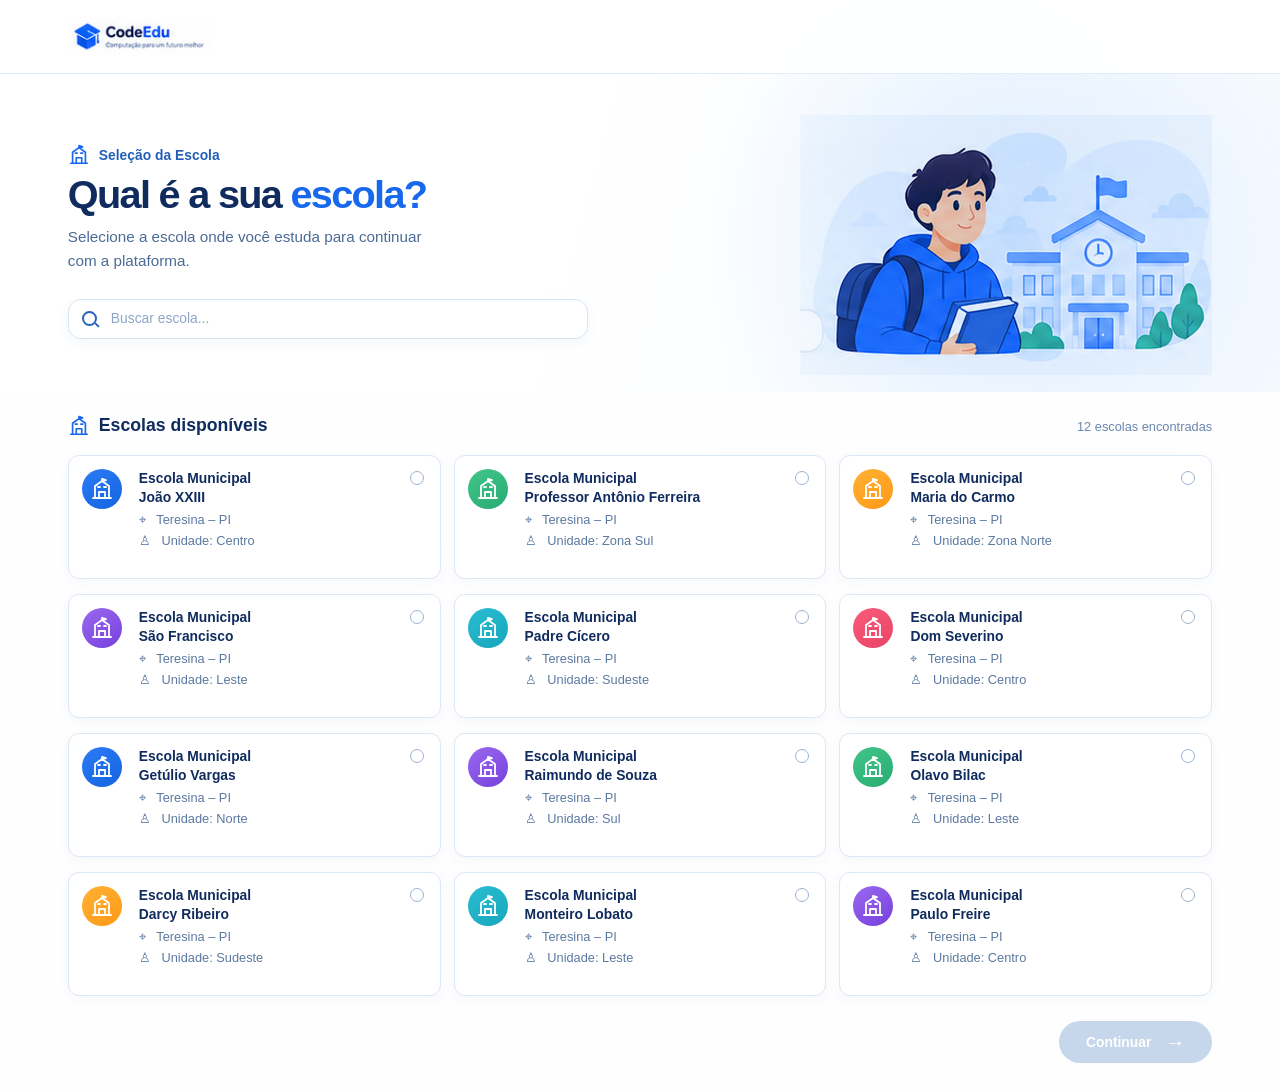
<file: selecao-escola.html>
<!doctype html>
<html lang="pt-BR">
<head>
  <meta charset="utf-8">
  <meta name="viewport" content="width=device-width, initial-scale=1">
  <meta name="description" content="CodeEdu — seleção da escola.">
  <title>CodeEdu — Seleção da Escola</title>
  <link rel="stylesheet" href="selecao-escola.css">
  <link rel="stylesheet" href="readability.css">
</head>
<body>
  <main class="page">
    <header class="site-header">
      <a class="brand" href="index.html" aria-label="CodeEdu — início">
        <img src="assets/codeedu-logo-selection.png" alt="CodeEdu — Computação para um futuro melhor">
      </a>

      <div class="header-actions">
        <button class="menu-button" type="button" aria-label="Abrir menu" aria-expanded="false">
          <span></span><span></span><span></span>
        </button>
      </div>
    </header>

    <section class="selection-hero" aria-labelledby="selection-title">
      <div class="selection-copy">
        <div class="eyebrow"><span class="eyebrow-icon"><img src="assets/school-blue.svg" alt=""></span> Seleção da Escola</div>
        <h1 id="selection-title">Qual é a sua <strong>escola?</strong></h1>
        <p>Selecione a escola onde você estuda para continuar<br class="desktop-only"> com a plataforma.</p>

        <label class="search-box">
          <span class="search-icon" aria-hidden="true"></span>
          <input type="search" placeholder="Buscar escola..." aria-label="Buscar escola">
        </label>
      </div>

      <div class="school-art" aria-hidden="true">
        <img src="assets/school-selection-illustration.png" alt="">
      </div>
    </section>

    <section class="schools-section" aria-labelledby="schools-title">
      <div class="section-heading">
        <h2 id="schools-title"><span class="section-icon"><img src="assets/school-blue.svg" alt=""></span> Escolas disponíveis</h2>
        <span class="count">12 escolas encontradas</span>
      </div>

      <div class="school-grid">
        <button class="school-card" type="button" data-school="Escola Municipal João XXIII" data-city="Teresina – PI" data-unit="Centro">
          <span class="school-badge blue"><img src="assets/school-white.svg" alt=""></span>
          <span class="school-info">
            <strong>Escola Municipal<br>João XXIII</strong>
            <small>⌖ &nbsp; Teresina – PI</small>
            <small>♙ &nbsp; Unidade: Centro</small>
          </span>
          <span class="radio" aria-hidden="true"></span>
        </button>

        <button class="school-card" type="button" data-school="Escola Municipal Professor Antônio Ferreira" data-city="Teresina – PI" data-unit="Zona Sul">
          <span class="school-badge green"><img src="assets/school-white.svg" alt=""></span>
          <span class="school-info">
            <strong>Escola Municipal<br>Professor Antônio Ferreira</strong>
            <small>⌖ &nbsp; Teresina – PI</small>
            <small>♙ &nbsp; Unidade: Zona Sul</small>
          </span>
          <span class="radio" aria-hidden="true"></span>
        </button>

        <button class="school-card" type="button" data-school="Escola Municipal Maria do Carmo" data-city="Teresina – PI" data-unit="Zona Norte">
          <span class="school-badge orange"><img src="assets/school-white.svg" alt=""></span>
          <span class="school-info">
            <strong>Escola Municipal<br>Maria do Carmo</strong>
            <small>⌖ &nbsp; Teresina – PI</small>
            <small>♙ &nbsp; Unidade: Zona Norte</small>
          </span>
          <span class="radio" aria-hidden="true"></span>
        </button>

        <button class="school-card" type="button" data-school="Escola Municipal São Francisco" data-city="Teresina – PI" data-unit="Leste">
          <span class="school-badge purple"><img src="assets/school-white.svg" alt=""></span>
          <span class="school-info">
            <strong>Escola Municipal<br>São Francisco</strong>
            <small>⌖ &nbsp; Teresina – PI</small>
            <small>♙ &nbsp; Unidade: Leste</small>
          </span>
          <span class="radio" aria-hidden="true"></span>
        </button>

        <button class="school-card" type="button" data-school="Escola Municipal Padre Cícero" data-city="Teresina – PI" data-unit="Sudeste">
          <span class="school-badge cyan"><img src="assets/school-white.svg" alt=""></span>
          <span class="school-info">
            <strong>Escola Municipal<br>Padre Cícero</strong>
            <small>⌖ &nbsp; Teresina – PI</small>
            <small>♙ &nbsp; Unidade: Sudeste</small>
          </span>
          <span class="radio" aria-hidden="true"></span>
        </button>

        <button class="school-card" type="button" data-school="Escola Municipal Dom Severino" data-city="Teresina – PI" data-unit="Centro">
          <span class="school-badge pink"><img src="assets/school-white.svg" alt=""></span>
          <span class="school-info">
            <strong>Escola Municipal<br>Dom Severino</strong>
            <small>⌖ &nbsp; Teresina – PI</small>
            <small>♙ &nbsp; Unidade: Centro</small>
          </span>
          <span class="radio" aria-hidden="true"></span>
        </button>

        <button class="school-card" type="button" data-school="Escola Municipal Getúlio Vargas" data-city="Teresina – PI" data-unit="Norte">
          <span class="school-badge blue"><img src="assets/school-white.svg" alt=""></span>
          <span class="school-info">
            <strong>Escola Municipal<br>Getúlio Vargas</strong>
            <small>⌖ &nbsp; Teresina – PI</small>
            <small>♙ &nbsp; Unidade: Norte</small>
          </span>
          <span class="radio" aria-hidden="true"></span>
        </button>

        <button class="school-card" type="button" data-school="Escola Municipal Raimundo de Souza" data-city="Teresina – PI" data-unit="Sul">
          <span class="school-badge purple"><img src="assets/school-white.svg" alt=""></span>
          <span class="school-info">
            <strong>Escola Municipal<br>Raimundo de Souza</strong>
            <small>⌖ &nbsp; Teresina – PI</small>
            <small>♙ &nbsp; Unidade: Sul</small>
          </span>
          <span class="radio" aria-hidden="true"></span>
        </button>

        <button class="school-card" type="button" data-school="Escola Municipal Olavo Bilac" data-city="Teresina – PI" data-unit="Leste">
          <span class="school-badge green"><img src="assets/school-white.svg" alt=""></span>
          <span class="school-info">
            <strong>Escola Municipal<br>Olavo Bilac</strong>
            <small>⌖ &nbsp; Teresina – PI</small>
            <small>♙ &nbsp; Unidade: Leste</small>
          </span>
          <span class="radio" aria-hidden="true"></span>
        </button>
        <button class="school-card" type="button" data-school="Escola Municipal Darcy Ribeiro" data-city="Teresina – PI" data-unit="Sudeste">
          <span class="school-badge orange"><img src="assets/school-white.svg" alt=""></span>
          <span class="school-info">
            <strong>Escola Municipal<br>Darcy Ribeiro</strong>
            <small>⌖ &nbsp; Teresina – PI</small>
            <small>♙ &nbsp; Unidade: Sudeste</small>
          </span>
          <span class="radio" aria-hidden="true"></span>
        </button>

        <button class="school-card" type="button" data-school="Escola Municipal Monteiro Lobato" data-city="Teresina – PI" data-unit="Leste">
          <span class="school-badge cyan"><img src="assets/school-white.svg" alt=""></span>
          <span class="school-info">
            <strong>Escola Municipal<br>Monteiro Lobato</strong>
            <small>⌖ &nbsp; Teresina – PI</small>
            <small>♙ &nbsp; Unidade: Leste</small>
          </span>
          <span class="radio" aria-hidden="true"></span>
        </button>

        <button class="school-card" type="button" data-school="Escola Municipal Paulo Freire" data-city="Teresina – PI" data-unit="Centro">
          <span class="school-badge purple"><img src="assets/school-white.svg" alt=""></span>
          <span class="school-info">
            <strong>Escola Municipal<br>Paulo Freire</strong>
            <small>⌖ &nbsp; Teresina – PI</small>
            <small>♙ &nbsp; Unidade: Centro</small>
          </span>
          <span class="radio" aria-hidden="true"></span>
        </button>

      </div>

      <p id="emptySchools" class="empty-schools" hidden>Nenhuma escola encontrada para esta busca.</p>

      <div class="continue-row">
        <button id="continueButton" class="continue-button" type="button" disabled>
          <span>Continuar</span><span class="continue-arrow">→</span>
        </button>
      </div>
    </section>
  </main>

  <script src="selecao-escola.js"></script>
</body>
</html>
</file>
<file: styles.css>
* {
  box-sizing: border-box;
}

:root {
  --navy: #102b5d;
  --blue: #1768ed;
  --blue-dark: #115bd2;
  --text: #42628e;
  --page: #f4f9ff;
  --white: #ffffff;
}

html {
  min-height: 100%;
  scroll-behavior: smooth;
}

body {
  margin: 0;
  min-width: 320px;
  min-height: 100vh;
  background:
    radial-gradient(circle at 74% 22%, rgba(225, 239, 255, .72), transparent 28%),
    linear-gradient(180deg, #f7fbff 0%, #f2f8ff 100%);
  color: var(--navy);
  font-family: "Poppins", "Segoe UI", Arial, sans-serif;
  -webkit-font-smoothing: antialiased;
}

a {
  color: inherit;
  text-decoration: none;
}

button {
  font: inherit;
}

.page {
  width: 100%;
  min-height: 100vh;
  overflow: hidden;
  position: relative;
}

.site-header {
  position: absolute;
  z-index: 10;
  top: 38px;
  left: clamp(40px, 9.6vw, 148px);
}

.brand {
  display: inline-flex;
  width: 205px;
  height: auto;
}

.brand img {
  display: block;
  width: 100%;
  height: auto;
  object-fit: contain;
  mix-blend-mode: multiply;
}

.menu-button {
  display: none;
  border: 0;
  background: transparent;
  width: 42px;
  height: 42px;
  padding: 8px;
  cursor: pointer;
}

.menu-button span {
  display: block;
  width: 24px;
  height: 2px;
  margin: 5px auto;
  border-radius: 999px;
  background: var(--blue);
}

.hero {
  position: relative;
  width: min(1388px, calc(100% - 9.6vw));
  min-height: 100vh;
  margin: 0 auto;
  display: grid;
  grid-template-columns: 46% 54%;
  align-items: center;
  padding: 70px 28px 42px 70px;
}

.hero::before {
  content: "";
  position: absolute;
  z-index: -2;
  inset: 48px 0 16px;
  border-radius: 12px;
  background:
    radial-gradient(ellipse at 76% 47%, rgba(222, 237, 255, .9) 0 27%, transparent 48%),
    linear-gradient(100deg, rgba(255,255,255,.96) 0%, rgba(255,255,255,.98) 46%, rgba(231,242,255,.9) 100%);
}

.hero::after {
  content: "";
  position: absolute;
  z-index: -1;
  right: -4%;
  top: 7%;
  width: 58%;
  height: 74%;
  background: radial-gradient(ellipse, rgba(199,222,255,.52) 0%, rgba(226,240,255,.18) 48%, transparent 72%);
  pointer-events: none;
}

.hero-copy {
  width: min(520px, 100%);
  padding-top: 35px;
}

.hero h1 {
  margin: 0 0 18px;
  font-size: clamp(42px, 4vw, 58px);
  line-height: .99;
  letter-spacing: -2.5px;
  font-weight: 750;
  color: var(--navy);
}

.hero h1 span,
.hero h1 strong {
  display: block;
}

.hero h1 strong {
  color: var(--blue);
  font-weight: 780;
}

.hero-copy p {
  max-width: 465px;
  margin: 0 0 28px;
  color: var(--text);
  font-size: 17px;
  line-height: 1.55;
  letter-spacing: .05px;
}

.cta {
  display: inline-flex;
  align-items: center;
  justify-content: space-between;
  gap: 27px;
  min-width: 192px;
  height: 49px;
  padding: 0 20px 0 45px;
  border-radius: 999px;
  color: #fff;
  background: linear-gradient(135deg, #1471f7, #1762dc);
  font-size: 16px;
  font-weight: 700;
  box-shadow: 0 10px 24px rgba(25, 101, 225, .18);
  transition: transform .18s ease, box-shadow .18s ease;
}

.cta:hover {
  transform: translateY(-2px);
  box-shadow: 0 13px 28px rgba(25, 101, 225, .25);
}

.arrow {
  font-size: 25px;
  line-height: 1;
  font-weight: 400;
  transform: translateY(-1px);
}

.hero-art {
  position: relative;
  width: 100%;
  min-width: 0;
  display: flex;
  justify-content: center;
  align-items: center;
  transform: translate(1%, 2%);
}

.hero-art img {
  display: block;
  width: min(100%, 760px);
  height: auto;
  object-fit: contain;
  filter: saturate(1.02);
  mix-blend-mode: multiply;
}

.art-glow {
  position: absolute;
  z-index: -1;
  width: 86%;
  height: 70%;
  right: 4%;
  top: 15%;
  border-radius: 50%;
  background: rgba(215, 233, 255, .66);
  filter: blur(26px);
}

/* Tablet: follows the reference's compact two-column composition. */
@media (max-width: 1050px) {
  .site-header {
    top: 29px;
    left: 8.2vw;
  }

  .brand {
    width: 183px;
  }

  .hero {
    width: 90%;
    grid-template-columns: 48% 52%;
    padding: 88px 22px 35px 45px;
  }

  .hero::before {
    inset: 38px 0 14px;
  }

  .hero-copy {
    padding-top: 30px;
  }

  .hero h1 {
    font-size: clamp(38px, 4.8vw, 50px);
    letter-spacing: -2px;
  }

  .hero-copy p {
    max-width: 385px;
    font-size: 15px;
    line-height: 1.48;
  }

  .cta {
    min-width: 165px;
    height: 43px;
    padding-left: 36px;
    gap: 19px;
    font-size: 14px;
  }

  .arrow {
    font-size: 22px;
  }

  .hero-art {
    transform: translate(1%, 2%);
  }
}

/* Mobile: vertical composition from the reference. */
@media (max-width: 700px) {
  body {
    background: #fff;
  }

  .page {
    min-height: 100svh;
    background: #fff;
  }

  .site-header {
    position: relative;
    top: auto;
    left: auto;
    height: 62px;
    padding: 0 20px;
    display: flex;
    align-items: center;
    justify-content: space-between;
    border-bottom: 1px solid #e7eef8;
    background: rgba(255,255,255,.96);
  }

  .brand {
    width: 135px;
  }

  .menu-button {
    display: block;
  }

  .hero {
    width: 100%;
    min-height: calc(100svh - 62px);
    display: flex;
    flex-direction: column;
    align-items: stretch;
    padding: 22px 20px 0;
    margin: 0;
  }

  .hero::before,
  .hero::after {
    display: none;
  }

  .hero-copy {
    width: 100%;
    padding: 0;
  }

  .hero h1 {
    margin: 0 0 12px;
    font-size: clamp(31px, 8.8vw, 38px);
    line-height: .98;
    letter-spacing: -1.5px;
  }

  .hero-copy p {
    max-width: 100%;
    margin-bottom: 16px;
    font-size: 13px;
    line-height: 1.38;
  }

  .cta {
    min-width: 143px;
    width: 143px;
    height: 40px;
    padding: 0 14px 0 24px;
    gap: 10px;
    font-size: 13px;
  }

  .arrow {
    font-size: 20px;
  }

  .hero-art {
    flex: 1;
    width: calc(100% + 40px);
    margin-left: -20px;
    min-height: 0;
    align-items: flex-end;
    justify-content: center;
    transform: none;
    overflow: hidden;
  }

  .hero-art img {
    width: 116%;
    max-width: none;
    transform: translate(1%, 1%);
    transform-origin: center bottom;
  }

  .art-glow {
    display: none;
  }
}

@media (max-width: 380px) {
  .hero {
    padding-top: 19px;
  }

  .hero h1 {
    font-size: 30px;
  }

  .hero-copy p {
    font-size: 12.5px;
  }

  .hero-art img {
    width: 124%;
  }
}
</file>
<file: readability.css>
/*
  CodeEdu — Sistema global de legibilidade responsiva
  Aplicado por último em todas as telas para impedir microtipografia e
  manter a hierarquia visual confortável em desktop, tablet e mobile.
*/
:root{
  --type-micro: clamp(0.75rem, 0.72rem + 0.10vw, 0.82rem);   /* 12–13px */
  --type-xs:    clamp(0.80rem, 0.77rem + 0.12vw, 0.90rem);   /* 13–14.4px */
  --type-sm:    clamp(0.88rem, 0.84rem + 0.14vw, 0.98rem);   /* 14–15.7px */
  --type-base:  clamp(0.94rem, 0.90rem + 0.16vw, 1.04rem);   /* 15–16.6px */
  --type-lg:    clamp(1.08rem, 1.00rem + 0.30vw, 1.28rem);   /* 17–20.5px */
  --type-title: clamp(1.75rem, 1.48rem + 1.10vw, 2.45rem);   /* 28–39px */
  --reading-line: 1.58;
}

html{
  font-size:16px;
  -webkit-text-size-adjust:100%;
  text-size-adjust:100%;
}

body{
  line-height:1.5;
}

/* Navegação compartilhada nas áreas autenticadas */
.nav-item{
  font-size:clamp(0.82rem,0.78rem + .12vw,.90rem)!important;
  line-height:1.3;
}
.user-name{font-size:var(--type-micro)!important}
.popover strong{font-size:var(--type-xs)!important}
.popover p,.popover small{font-size:var(--type-micro)!important;line-height:1.55!important}
.profile-popover button{font-size:var(--type-micro)!important}

/* Breadcrumbs: nunca voltam a microtexto. Em telas estreitas, preservam uma linha
   com rolagem horizontal discreta em vez de encolher a fonte. */
.breadcrumb{
  font-size:clamp(0.78rem,0.75rem + .12vw,.88rem)!important;
  line-height:1.4!important;
  min-height:38px!important;
  margin-bottom:10px!important;
  white-space:nowrap;
  overflow-x:auto;
  overflow-y:hidden;
  scrollbar-width:none;
  overscroll-behavior-inline:contain;
}
.breadcrumb::-webkit-scrollbar{display:none}
.breadcrumb > *{flex:0 0 auto}
.breadcrumb strong,.breadcrumb a,.breadcrumb span{font-size:inherit!important}
.breadcrumb svg{width:15px!important;height:15px!important}

/* ========================
   TELA 1 — INTRODUÇÃO
   ======================== */
.hero-copy p{font-size:clamp(.95rem,.90rem + .15vw,1.08rem)!important;line-height:1.6!important}
.cta{font-size:clamp(.88rem,.84rem + .12vw,.98rem)!important;min-height:48px}

/* ========================
   TELA 2 — ESCOLAS
   ======================== */
.selection-hero p{font-size:var(--type-sm)!important;line-height:1.58!important}
.eyebrow{font-size:var(--type-xs)!important}
.search-box input{font-size:var(--type-xs)!important}
.section-heading h2{font-size:var(--type-lg)!important;line-height:1.25!important}
.count{font-size:var(--type-micro)!important}
.school-info strong{font-size:var(--type-xs)!important;line-height:1.35!important}
.school-info small{font-size:var(--type-micro)!important;line-height:1.4!important}
.continue-button{font-size:var(--type-xs)!important;min-height:42px}
.empty-schools{font-size:var(--type-xs)!important}

/* ========================
   TELA 3 — LOGIN
   ======================== */
.selected-school-info span{font-size:var(--type-micro)!important}
.selected-school-info strong{font-size:var(--type-xs)!important;line-height:1.3!important}
.selected-school-info small{font-size:var(--type-micro)!important;line-height:1.4!important}
.welcome p{font-size:var(--type-sm)!important;line-height:1.55!important}
.field label{font-size:var(--type-xs)!important}
.input-wrap input{font-size:var(--type-xs)!important}
.field-error{font-size:var(--type-micro)!important}
.forgot-row a{font-size:var(--type-micro)!important}
.login-button{font-size:var(--type-xs)!important;min-height:46px}
.demo-access,.demo-access strong{font-size:var(--type-micro)!important;line-height:1.45!important}
.demo-access button{font-size:var(--type-micro)!important;min-height:34px!important}
.info-box p,.login-status{font-size:var(--type-micro)!important;line-height:1.5!important}
.login-page-footer{font-size:var(--type-micro)!important}

/* ========================
   TELA 4 — DASHBOARD
   ======================== */
.global-search input{font-size:var(--type-micro)!important}
.welcome-copy p{font-size:var(--type-sm)!important;line-height:1.6!important}
.kicker{font-size:var(--type-micro)!important;line-height:1.4!important}
.summary-content strong.small-strong{font-size:var(--type-xs)!important;line-height:1.35!important}
.summary-content small{font-size:var(--type-micro)!important;line-height:1.4!important}
.section-title-row h2{font-size:var(--type-lg)!important}
.section-title-row p{font-size:var(--type-micro)!important;line-height:1.45!important}
.text-link{font-size:var(--type-micro)!important;min-height:34px}
.module-card>small{font-size:var(--type-micro)!important}
.module-card h3{font-size:var(--type-xs)!important;line-height:1.35!important}
.module-card p{font-size:var(--type-micro)!important;line-height:1.55!important}
.module-meta,.module-meta b{font-size:var(--type-micro)!important;line-height:1.35!important}
.activity-row strong{font-size:var(--type-xs)!important;line-height:1.3!important}
.activity-row small{font-size:var(--type-micro)!important;line-height:1.4!important}
.pill{font-size:var(--type-micro)!important}
.search-empty,.toast{font-size:var(--type-xs)!important;line-height:1.45!important}

/* ========================
   TELA 5 — MEUS MÓDULOS
   ======================== */
.modules-page .hero-copy p{font-size:var(--type-sm)!important;line-height:1.58!important}
.course-head h2{font-size:clamp(.96rem,.91rem + .16vw,1.08rem)!important;line-height:1.3!important}
.status{font-size:var(--type-micro)!important;line-height:1.2!important;padding:6px 10px!important}
.course-card>p{font-size:var(--type-xs)!important;line-height:1.58!important;min-height:0!important}
.progress-row b{font-size:var(--type-micro)!important}
.course-meta{font-size:var(--type-micro)!important;line-height:1.4!important}
.empty-state strong{font-size:var(--type-sm)!important}
.empty-state p{font-size:var(--type-xs)!important}

/* ========================
   TELA 6 — AULA
   ======================== */
.module-chip{font-size:var(--type-xs)!important;line-height:1.3!important}
.lesson-count{font-size:var(--type-micro)!important;padding:6px 12px!important}
.lesson-hero h1{font-size:clamp(1.85rem,1.60rem + .80vw,2.30rem)!important;line-height:1.08!important}
.lesson-hero p{font-size:var(--type-sm)!important;line-height:1.6!important}
.lesson-meta>span,.progress-value{font-size:var(--type-micro)!important;line-height:1.35!important}
.section-heading h2{font-size:clamp(1rem,.96rem + .18vw,1.16rem)!important;line-height:1.35!important}
.section-number{font-size:var(--type-xs)!important}
.lesson-copy p,.section-intro,.daily-copy{font-size:var(--type-xs)!important;line-height:1.72!important}
.fact-title strong{font-size:var(--type-xs)!important}
.did-you-know p{font-size:var(--type-micro)!important;line-height:1.65!important}
.impact-card h3{font-size:var(--type-xs)!important;line-height:1.3!important}
.impact-card p{font-size:var(--type-micro)!important;line-height:1.55!important}
.success-box strong{font-size:var(--type-xs)!important}
.success-box p{font-size:var(--type-micro)!important;line-height:1.5!important}
.secondary-button,.primary-button{font-size:var(--type-xs)!important;min-height:42px!important}

/* Tablet — mantém densidade, sem sacrificar leitura */
@media (max-width:1050px){
  .breadcrumb{font-size:.78rem!important;min-height:36px!important}
  .nav-item{font-size:.84rem!important}

  .modules-page .hero-copy p,
  .lesson-hero p,
  .welcome-copy p{font-size:.86rem!important}

  .course-head h2{font-size:.96rem!important}
  .course-card>p{font-size:.80rem!important;line-height:1.56!important}
  .course-meta,.progress-row b,.status{font-size:.75rem!important}

  .lesson-copy p,.section-intro,.daily-copy{font-size:.84rem!important;line-height:1.68!important}
  .did-you-know p,.impact-card p,.success-box p{font-size:.76rem!important}
  .section-heading h2{font-size:1rem!important}
}

/* Mobile — piso tipográfico confortável; componentes crescem verticalmente
   em vez de reduzir a fonte para caber. */
@media (max-width:700px){
  .breadcrumb{
    font-size:.76rem!important;
    min-height:34px!important;
    gap:7px!important;
    padding-bottom:2px;
  }

  .nav-item{font-size:.84rem!important}
  .mobile-nav a,.mobile-nav button{font-size:.68rem!important;line-height:1.2!important}

  .selection-hero p,.welcome p,
  .modules-page .hero-copy p,.lesson-hero p,
  .welcome-copy p{font-size:.82rem!important;line-height:1.55!important}

  .school-info strong{font-size:.80rem!important}
  .school-info small{font-size:.72rem!important}

  .mobile-school .selected-school-info span,
  .mobile-school .selected-school-info small{font-size:.70rem!important}
  .mobile-school .selected-school-info strong{font-size:.78rem!important}
  .field label,.input-wrap input,.login-button{font-size:.80rem!important}
  .forgot-row a,.info-box p,.demo-access,.demo-access strong,.demo-access button,.login-page-footer{font-size:.70rem!important}

  .summary-content small,.kicker{font-size:.72rem!important}
  .summary-content strong.small-strong{font-size:.82rem!important}
  .section-title-row p,.text-link{font-size:.72rem!important}
  .module-card>small,.module-meta,.module-meta b{font-size:.70rem!important}
  .module-card h3{font-size:.82rem!important}
  .activity-row strong{font-size:.78rem!important}
  .activity-row small,.activity-row .pill{font-size:.68rem!important}

  .course-card{padding:15px 13px!important}
  .course-head h2{font-size:.90rem!important;line-height:1.28!important}
  .status{font-size:.68rem!important;padding:5px 8px!important}
  .course-card>p{font-size:.78rem!important;line-height:1.55!important;margin:11px 0 13px!important}
  .course-meta{font-size:.70rem!important;gap:16px!important;flex-wrap:wrap}
  .progress-row b{font-size:.70rem!important}

  .module-chip{font-size:.76rem!important}
  .lesson-count{font-size:.70rem!important}
  .lesson-hero h1{font-size:1.72rem!important}
  .lesson-meta>span,.progress-value{font-size:.70rem!important}
  .section-heading h2{font-size:.94rem!important}
  .lesson-copy p,.section-intro,.daily-copy{font-size:.80rem!important;line-height:1.68!important}
  .fact-title strong,.impact-card h3,.success-box strong{font-size:.80rem!important}
  .did-you-know p,.impact-card p,.success-box p{font-size:.72rem!important;line-height:1.58!important}
  .secondary-button,.primary-button{font-size:.78rem!important;min-height:44px!important}

  /* Evita que o aumento tipográfico gere conteúdo cortado */
  .summary-card,.module-card,.course-card,.impact-card,.activity-row{height:auto!important}
}

@media (max-width:390px){
  /* Não reduzimos mais o texto em celulares menores; reduzimos apenas gaps. */
  .breadcrumb{gap:6px!important}
  .course-meta{gap:11px!important}
  .status{padding-inline:7px!important}
}

@media (prefers-reduced-motion:reduce){
  *{scroll-behavior:auto!important;transition:none!important;animation:none!important}
}

/* Ajustes finais de microelementos e comportamento em telas estreitas */
.bell i{width:16px!important;height:16px!important;font-size:.63rem!important}
.avatar{font-size:.72rem!important}
.main-area small{line-height:1.4}

@media (max-width:430px){
  .modules-page .course-head{
    grid-template-columns:52px minmax(0,1fr) 20px!important;
    grid-template-rows:auto auto!important;
    align-items:center!important;
  }
  .modules-page .course-icon{grid-row:1/3!important}
  .modules-page .course-head h2{grid-column:2;grid-row:1;margin-right:2px!important}
  .modules-page .status{
    grid-column:2/4!important;
    grid-row:2!important;
    justify-self:start!important;
    white-space:normal!important;
    margin-top:4px!important;
  }
  .modules-page .mobile-arrow{grid-column:3!important;grid-row:1!important;align-self:center!important}
}
</file>
<file: aula.css>
*{box-sizing:border-box}
:root{--navy:#0d2b60;--blue:#1768ed;--blue2:#0d63e8;--text:#476a96;--line:#dce8f6;--soft:#f5f9ff;--green:#12b983;--white:#fff;--shadow:0 5px 18px rgba(31,75,129,.06)}
html{scroll-behavior:smooth}html,body{margin:0;min-width:320px;min-height:100%}body{min-height:100vh;background:#f6faff;color:var(--navy);font-family:"Poppins","Segoe UI",Arial,sans-serif;-webkit-font-smoothing:antialiased}button{font:inherit;color:inherit}a{color:inherit;text-decoration:none}button:focus-visible,a:focus-visible{outline:3px solid rgba(23,104,237,.2);outline-offset:2px}.svg-sprite{position:absolute;width:0;height:0;overflow:hidden}svg{display:block;fill:none;stroke:currentColor;stroke-width:1.8;stroke-linecap:round;stroke-linejoin:round}
.app-shell{min-height:100vh;display:grid;grid-template-columns:170px minmax(0,1fr)}
.sidebar{height:100vh;position:sticky;top:0;z-index:30;background:#fff;border-right:1px solid var(--line);padding:19px 14px}.side-brand{display:block;width:124px;margin:0 auto 24px}.side-brand img{display:block;width:100%;mix-blend-mode:multiply}.side-nav{display:flex;flex-direction:column;gap:3px}.nav-item{width:100%;min-height:44px;border:0;background:transparent;border-radius:9px;display:flex;align-items:center;gap:12px;padding:0 12px;color:#244f88;font-size:12px;text-align:left;cursor:pointer}.nav-item svg{width:18px;height:18px;color:#2d64b6;flex:0 0 auto}.nav-item b{font-weight:600}.nav-item:hover{background:#f4f8fe}.nav-item.active{color:#0c66eb;font-weight:700}.nav-divider{height:1px;background:var(--line);margin:13px 0}.nav-button{font-family:inherit}
.main-area{min-width:0}.topbar{height:66px;background:#fff;border-bottom:1px solid var(--line);display:flex;align-items:center;padding:0 20px;position:sticky;top:0;z-index:20}.top-spacer{flex:1}.top-actions{display:flex;align-items:center;gap:10px}.icon-button,.profile-trigger{border:0;background:transparent;cursor:pointer;display:flex;align-items:center}.bell{position:relative;color:#2c5e9f;padding:5px}.bell svg{width:19px;height:19px}.bell i{position:absolute;right:-1px;top:-3px;width:14px;height:14px;border-radius:50%;background:#ff425a;color:#fff;display:grid;place-items:center;font-style:normal;font-size:8px;font-weight:700}.profile-trigger{gap:9px;padding:4px;border-radius:10px}.profile-trigger:hover{background:#f5f9ff}.avatar{width:31px;height:31px;border-radius:50%;display:grid;place-items:center;background:#123d7f;color:#fff;font-size:10px;font-weight:700}.user-name{font-size:10px;color:#315786;font-weight:600}.chevron{font-size:13px;color:#55759f}.popover-anchor{position:relative}.popover{position:absolute;right:0;top:calc(100% + 10px);width:245px;background:#fff;border:1px solid var(--line);border-radius:12px;box-shadow:0 14px 35px rgba(21,58,105,.15);padding:13px;z-index:45}.popover strong{display:block;font-size:12px;margin-bottom:6px}.popover p,.popover small{display:block;margin:0;color:#627fa3;font-size:10px;line-height:1.5}.notification-popover p{padding:8px 0;border-top:1px solid #edf3fa}.profile-popover button{width:100%;margin-top:10px;border:0;border-radius:8px;background:#f2f7fe;color:#1d579f;min-height:34px;display:flex;align-items:center;justify-content:center;gap:8px;cursor:pointer;font-size:10px;font-weight:700}.profile-popover button svg{width:15px;height:15px}.hamburger,.tablet-brand{display:none}
.lesson-page{padding:14px 18px 32px;max-width:1200px;margin:0 auto}.breadcrumb{min-height:30px;display:flex;align-items:center;gap:9px;color:#4d72a1;font-size:9px;margin-bottom:7px}.breadcrumb a{display:flex;align-items:center;gap:5px}.breadcrumb a:hover{color:var(--blue)}.breadcrumb svg{width:13px;height:13px}.breadcrumb strong{color:#0d3c7f;font-size:9px}
.lesson-card{background:#fff;border:1px solid #e2ecf8;border-radius:13px;box-shadow:var(--shadow);overflow:hidden}.lesson-hero{min-height:188px;display:grid;grid-template-columns:56% 44%;align-items:center;background:radial-gradient(circle at 83% 44%,rgba(216,235,255,.92),transparent 42%),linear-gradient(105deg,#fff 0%,#fff 50%,#eef7ff 100%);border-bottom:1px solid #e5eef8}.lesson-hero-copy{padding:24px 16px 22px}.lesson-tags{display:flex;align-items:center;gap:14px;margin-bottom:12px}.module-chip{display:inline-flex;align-items:center;gap:8px;color:#0d63e8;font-size:10px}.chip-icon{width:22px;height:22px;border-radius:7px;background:#126bf0;color:#fff;display:grid;place-items:center;font-size:11px}.lesson-count{padding:6px 12px;border-radius:999px;background:#eaf3ff;color:#2d63a2;font-size:9px;font-weight:600}.lesson-hero h1{margin:0 0 12px;font-size:31px;line-height:1.05;letter-spacing:-1px}.lesson-hero p{margin:0;color:var(--text);font-size:12px;line-height:1.55;max-width:590px}.lesson-meta{margin-top:19px;display:grid;grid-template-columns:auto auto minmax(130px,1fr) auto;align-items:center;gap:13px;color:#315e98}.lesson-meta>span{display:flex;align-items:center;gap:6px;font-size:9px}.lesson-meta svg{width:15px;height:15px}.lesson-meta b{font-weight:600}.hero-progress{height:6px;background:#dce9f6;border-radius:999px;overflow:hidden}.hero-progress i{display:block;height:100%;background:linear-gradient(90deg,#109f8d,#24d7a5);border-radius:999px}.progress-value{font-size:9px;color:#325f98}.lesson-hero-art{height:100%;display:flex;justify-content:flex-end;align-items:flex-end;overflow:hidden}.lesson-hero-art img{width:min(100%,350px);height:auto;object-fit:contain;mix-blend-mode:multiply;transform:translateY(2px)}
.lesson-body{padding:14px 16px 4px}.content-block{padding:5px 0 16px;border-bottom:1px solid #e7eff9}.section-heading{width:100%;border:0;background:transparent;display:grid;grid-template-columns:34px 1fr 18px;align-items:center;gap:10px;text-align:left;padding:3px 0;cursor:default}.section-number{width:31px;height:31px;border-radius:50%;background:#0f68ef;color:#fff;display:grid;place-items:center;font-size:13px;font-weight:700}.section-heading h2{margin:0;font-size:16px;line-height:1.25}.section-toggle{display:none;color:#1768ed;font-weight:700;text-align:center}.section-content{padding:12px 0 0 44px}.two-column{display:grid;grid-template-columns:minmax(0,1fr) 230px;gap:24px}.lesson-copy p,.section-intro,.daily-copy{margin:0;color:#3f6392;font-size:12px;line-height:1.7}.lesson-copy p+p{margin-top:16px}.lesson-copy strong{color:#123f7d}.did-you-know{border-radius:11px;background:linear-gradient(135deg,#eff7ff,#e6f2ff);padding:14px 15px;align-self:start}.fact-title{display:flex;align-items:center;gap:8px;color:#0d59c6;margin-bottom:8px}.fact-icon{width:27px;height:27px;border-radius:50%;display:grid;place-items:center;background:#d7eaff;color:#1269ed}.fact-icon svg{width:17px;height:17px}.fact-title strong{font-size:12px}.did-you-know p{margin:0;color:#3970ae;font-size:10px;line-height:1.6}.section-intro{margin-bottom:15px}.impact-grid{display:grid;grid-template-columns:repeat(4,minmax(0,1fr));gap:12px}.impact-card{border:1px solid #dbe8f7;border-radius:10px;padding:12px;min-height:125px;background:#fff}.impact-icon{width:39px;height:39px;border-radius:9px;background:#116bf0;color:#fff;display:grid;place-items:center;margin-bottom:12px;box-shadow:0 5px 12px rgba(23,104,237,.18)}.impact-icon svg{width:21px;height:21px}.impact-card h3{margin:0 0 9px;font-size:11px}.impact-card p{margin:0;color:#55749b;font-size:9px;line-height:1.55}.daily-copy{max-width:700px}.success-box{margin:16px 0 13px;border-radius:10px;background:linear-gradient(90deg,#e5f9f3,#eefaf7);display:flex;align-items:center;gap:12px;padding:13px 15px}.success-icon{width:32px;height:32px;border-radius:50%;background:#13b987;color:#fff;display:grid;place-items:center;flex:0 0 auto}.success-icon svg{width:18px;height:18px;stroke-width:2.5}.success-box strong{font-size:12px}.success-box p{margin:3px 0 0;color:#467292;font-size:9px;line-height:1.4}.lesson-navigation{border-top:1px solid #e5eef8;padding:14px 16px;display:flex;align-items:center;justify-content:space-between}.secondary-button,.primary-button{height:39px;border-radius:10px;padding:0 22px;display:inline-flex;align-items:center;justify-content:center;gap:12px;font-size:11px;font-weight:700;cursor:pointer}.secondary-button{background:#fff;border:1px solid #1b73ef;color:#1265dd}.primary-button{border:0;background:linear-gradient(135deg,#1672f5,#0e60dd);color:#fff;box-shadow:0 8px 18px rgba(23,104,237,.17)}.secondary-button:disabled{opacity:.45;cursor:not-allowed}.sidebar-backdrop,.mobile-nav{display:none}.toast{position:fixed;right:24px;bottom:24px;z-index:80;max-width:360px;padding:12px 15px;border-radius:10px;background:#10396f;color:#fff;box-shadow:0 12px 30px rgba(11,47,94,.25);font-size:11px}
@media(max-width:1050px){.app-shell{display:block}.sidebar{position:fixed;left:0;top:0;width:250px;transform:translateX(-105%);transition:transform .2s ease;box-shadow:10px 0 30px rgba(15,52,98,.12)}.sidebar.open{transform:translateX(0)}.sidebar-backdrop{position:fixed;inset:0;background:rgba(16,43,93,.22);z-index:25}.sidebar-backdrop.visible{display:block}.topbar{height:68px;padding:0 18px;gap:14px}.hamburger{display:grid;place-items:center;border:0;background:transparent;width:34px;height:34px;padding:6px;color:#2766bb;cursor:pointer}.hamburger svg{width:22px;height:22px}.tablet-brand{display:block;width:152px}.tablet-brand img{display:block;width:100%;mix-blend-mode:multiply}.user-name,.chevron{display:none}.lesson-page{padding:14px 14px 30px}.breadcrumb{font-size:9px}.lesson-card{border-radius:12px}.lesson-hero{display:flex;flex-direction:column;align-items:stretch;background:#fff}.lesson-hero-copy{padding:14px 12px 10px}.lesson-tags{margin-bottom:10px}.lesson-hero h1{font-size:28px}.lesson-hero p{font-size:11px;max-width:530px}.lesson-meta{margin-top:13px;grid-template-columns:auto auto minmax(110px,1fr) auto}.lesson-hero-art{height:165px;border-radius:12px;margin:0 12px 8px;background:radial-gradient(circle at 70% 50%,rgba(218,236,255,.96),transparent 45%),#eff7ff;justify-content:center}.lesson-hero-art img{height:100%;width:auto;max-width:100%;transform:none}.lesson-body{padding:7px 12px 3px}.section-heading{grid-template-columns:31px 1fr 18px;cursor:pointer}.section-number{width:29px;height:29px;font-size:12px}.section-heading h2{font-size:14px}.section-toggle{display:block}.section-content{padding-left:38px}.two-column{grid-template-columns:1fr;gap:10px}.lesson-copy p,.section-intro,.daily-copy{font-size:10.5px;line-height:1.65}.did-you-know{padding:11px 12px}.impact-grid{grid-template-columns:repeat(2,minmax(0,1fr));gap:10px}.impact-card{min-height:105px;padding:10px}.impact-card p{font-size:8.5px}.lesson-navigation{padding:12px}.secondary-button,.primary-button{height:37px;padding:0 18px;font-size:10px}}
@media(max-width:700px){body{background:#fff}.topbar{height:64px;padding:0 14px;border-bottom:1px solid #e4edf8}.tablet-brand{width:133px}.top-actions{gap:7px}.avatar{width:30px;height:30px}.popover{position:fixed;right:12px;top:58px;width:min(270px,calc(100vw - 24px))}.lesson-page{padding:10px 10px 80px}.breadcrumb{gap:6px;font-size:8px;white-space:nowrap;overflow-x:auto;padding-bottom:3px}.breadcrumb::-webkit-scrollbar{display:none}.lesson-card{border-radius:10px}.lesson-hero-copy{padding:12px 10px 9px}.lesson-tags{gap:8px;margin-bottom:9px;flex-wrap:wrap}.module-chip{font-size:9px}.chip-icon{width:20px;height:20px}.lesson-count{font-size:8px;padding:5px 9px}.lesson-hero h1{font-size:23px;letter-spacing:-.6px;margin-bottom:9px}.lesson-hero p{font-size:10px;line-height:1.55}.lesson-meta{grid-template-columns:auto auto minmax(90px,1fr) auto;gap:7px;margin-top:12px}.lesson-meta>span{font-size:8px;gap:4px}.lesson-meta svg{width:13px;height:13px}.hero-progress{height:5px}.progress-value{font-size:8px}.lesson-hero-art{height:132px;margin:0 9px 8px}.lesson-body{padding:4px 9px 2px}.content-block{padding:5px 0 12px}.section-heading{grid-template-columns:27px minmax(0,1fr) 16px;gap:8px}.section-number{width:25px;height:25px;font-size:10px}.section-heading h2{font-size:12px}.section-content{padding:9px 0 0 33px}.lesson-copy p,.section-intro,.daily-copy{font-size:9px;line-height:1.65}.lesson-copy p+p{margin-top:11px}.did-you-know{padding:9px 10px}.fact-icon{width:24px;height:24px}.fact-icon svg{width:15px;height:15px}.fact-title strong{font-size:10px}.did-you-know p{font-size:8px;line-height:1.55}.section-intro{margin-bottom:9px}.impact-grid{grid-template-columns:1fr;gap:7px}.impact-card{min-height:0;padding:9px;display:grid;grid-template-columns:36px 1fr;grid-template-rows:auto auto;gap:2px 9px}.impact-icon{grid-row:1/3;width:34px;height:34px;margin:0}.impact-icon svg{width:18px;height:18px}.impact-card h3{margin:0;font-size:9px}.impact-card p{font-size:7.5px;line-height:1.45}.success-box{margin:12px 0 9px;padding:10px;gap:9px}.success-icon{width:28px;height:28px}.success-box strong{font-size:10px}.success-box p{font-size:7.8px}.lesson-navigation{padding:10px;display:grid;grid-template-columns:1fr;gap:7px}.secondary-button,.primary-button{width:100%;height:35px;font-size:9px}.secondary-button{order:1}.primary-button{order:2}.mobile-nav{position:fixed;left:0;right:0;bottom:0;height:64px;background:#fff;border-top:1px solid #dbe7f5;display:grid;grid-template-columns:repeat(5,1fr);z-index:40;padding-bottom:env(safe-area-inset-bottom)}.mobile-nav a,.mobile-nav button{border:0;background:#fff;display:flex;flex-direction:column;align-items:center;justify-content:center;gap:3px;color:#56769f;font-size:9px;cursor:pointer}.mobile-nav svg{width:19px;height:19px}.mobile-nav b{font-weight:500}.mobile-nav .active{color:#0e65e8}.toast{right:12px;left:12px;bottom:74px;max-width:none;text-align:center}}
@media(prefers-reduced-motion:reduce){*{scroll-behavior:auto!important;transition:none!important;animation:none!important}}
</file>
<file: dashboard.css>
*{box-sizing:border-box}
:root{
  --navy:#0d2b60;--blue:#1768ed;--blue-2:#0c63e7;--text:#4e6d95;--line:#dce8f6;
  --soft:#f5f9ff;--green:#15b984;--orange:#ffac21;--red:#ff4f68;--white:#fff;
  --shadow:0 4px 15px rgba(35,83,140,.05)
}
html{scroll-behavior:smooth}
html,body{margin:0;min-width:320px;min-height:100%}
body{
  min-height:100vh;background:#f6faff;color:var(--navy);
  font-family:"Poppins","Segoe UI",Arial,sans-serif;-webkit-font-smoothing:antialiased
}
button,input{font:inherit}button{color:inherit}a{text-decoration:none;color:inherit}
button:focus-visible,a:focus-visible,input:focus-visible{outline:3px solid rgba(23,104,237,.2);outline-offset:2px}
.svg-sprite{position:absolute;width:0;height:0;overflow:hidden}
svg{display:block;fill:none;stroke:currentColor;stroke-width:1.8;stroke-linecap:round;stroke-linejoin:round}
.app-shell{min-height:100vh;display:grid;grid-template-columns:260px minmax(0,1fr)}
.sidebar{
  background:#fff;border-right:1px solid var(--line);padding:22px 15px;position:sticky;top:0;height:100vh;z-index:30
}
.side-brand{display:block;width:153px;margin:0 auto 28px}
.side-brand img{width:100%;display:block;mix-blend-mode:multiply}
.side-nav{display:flex;flex-direction:column;gap:3px}
.nav-item{
  min-height:47px;border:0;background:transparent;border-radius:10px;display:flex;align-items:center;gap:14px;
  padding:0 17px;color:#214b84;font-size:12px;text-align:left;cursor:pointer;width:100%
}
.nav-item svg{width:19px;height:19px;color:#2d64b6;flex:0 0 auto}
.nav-item b{font-weight:600}
.nav-item:hover{background:#f4f8fe}
.nav-item.active{background:#eaf3ff;color:#0966ec;position:relative}
.nav-item.active::before{content:"";position:absolute;left:-15px;width:4px;height:30px;background:#1768ed;border-radius:0 4px 4px 0}
.nav-item.active svg{color:#1768ed}
.nav-divider{height:1px;background:var(--line);margin:15px 8px}
.main-area{min-width:0;background:linear-gradient(180deg,#f8fbff 0%,#f5faff 100%)}
.topbar{
  height:70px;background:#fff;border-bottom:1px solid var(--line);display:flex;align-items:center;gap:20px;
  padding:0 24px 0 34px;position:sticky;top:0;z-index:20
}
.global-search{
  width:min(420px,42vw);height:38px;border:1px solid #d6e4f5;border-radius:999px;display:flex;align-items:center;padding:0 14px;background:#fff
}
.global-search svg{width:16px;height:16px;color:#4773b1;margin-right:10px;flex:0 0 auto}
.global-search input{border:0;outline:0;width:100%;font-size:10px;color:var(--navy);background:transparent}
.global-search input::placeholder{color:#96abc7}
.top-actions{margin-left:auto;display:flex;align-items:center;gap:10px}
.icon-button,.profile-trigger{
  border:0;background:transparent;cursor:pointer;display:flex;align-items:center;padding:4px
}
.bell{position:relative;color:#2b5d9e}.bell svg{width:20px;height:20px}
.bell i{
  position:absolute;right:-2px;top:-4px;width:14px;height:14px;border-radius:50%;background:#ff3f57;color:#fff;
  display:grid;place-items:center;font-style:normal;font-size:8px;font-weight:700
}
.profile-trigger{gap:10px;border-radius:10px}.profile-trigger:hover{background:#f5f9ff}
.avatar{width:31px;height:31px;border-radius:50%;display:grid;place-items:center;background:#123d7f;color:#fff;font-size:10px;font-weight:700}
.user-name{font-size:10px;font-weight:600;color:#315786}.chevron{font-size:14px;color:#54749d}
.popover-anchor{position:relative}
.popover{
  position:absolute;right:0;top:calc(100% + 10px);width:250px;background:#fff;border:1px solid var(--line);
  border-radius:12px;box-shadow:0 14px 35px rgba(21,58,105,.15);padding:13px;z-index:45
}
.popover strong{display:block;font-size:12px;margin-bottom:6px}.popover p,.popover small{display:block;margin:0;color:#627fa3;font-size:9px;line-height:1.5}
.notification-popover p{padding:8px 0;border-top:1px solid #edf3fa}.notification-popover p:first-of-type{margin-top:5px}
.profile-popover button{
  width:100%;margin-top:10px;border:0;border-radius:8px;background:#f2f7fe;color:#1d579f;min-height:34px;
  display:flex;align-items:center;justify-content:center;gap:8px;cursor:pointer;font-size:10px;font-weight:700
}
.profile-popover button svg{width:15px;height:15px}
.hamburger,.tablet-brand{display:none}

.dashboard{padding:28px 28px 30px;max-width:1220px;margin:0 auto}
.welcome-panel{
  min-height:168px;display:grid;grid-template-columns:46% 54%;align-items:center;
  background:radial-gradient(circle at 72% 48%,rgba(222,238,255,.96),transparent 38%),#fff;
  border-radius:14px 14px 0 0;overflow:hidden
}
.welcome-copy h1{margin:0 0 11px;font-size:31px;letter-spacing:-1px}
.welcome-copy h1 strong{color:var(--blue)}
.welcome-copy p{margin:0;color:var(--text);font-size:12px;line-height:1.55}
.welcome-art{align-self:stretch;display:flex;justify-content:flex-end;align-items:flex-end;overflow:hidden}
.welcome-art img{display:block;width:min(100%,430px);mix-blend-mode:multiply;transform:translateY(6px)}

.summary-grid{display:grid;grid-template-columns:1.15fr 1.2fr .9fr .85fr;gap:12px;margin-top:10px}
.summary-card{
  min-height:112px;border:1px solid var(--line);border-radius:10px;background:#fff;padding:12px;display:flex;align-items:center;gap:11px;
  box-shadow:var(--shadow);position:relative;text-align:left
}
button.summary-card{cursor:pointer}
.clickable-card:hover{border-color:#b7cff0;transform:translateY(-1px)}
.ring{
  width:58px;height:58px;border-radius:50%;display:grid;place-items:center;flex:0 0 auto;
  background:conic-gradient(var(--green) 0 68%,#dce8f5 68% 100%);position:relative
}
.ring::after{content:"";width:44px;height:44px;border-radius:50%;background:#fff;position:absolute}
.ring span{z-index:1;font-size:11px;font-weight:700;color:#13a679}
.summary-content{min-width:0;display:flex;flex-direction:column;gap:3px;flex:1}
.kicker{font-size:9px;color:#365f93}
.summary-content strong{font-size:20px;line-height:1;color:#082b63}
.summary-content strong.small-strong{font-size:11px;line-height:1.25}
.summary-content small{font-size:8px;color:#6480a5;line-height:1.25}
.bar{height:5px;background:#e4edf8;border-radius:999px;overflow:hidden;margin:4px 0}
.bar i,.module-progress i{display:block;height:100%;background:#18b982;border-radius:999px}
.round-icon,.activity-icon{
  width:36px;height:36px;border-radius:50%;display:grid;place-items:center;color:#fff;flex:0 0 auto
}
.round-icon svg{width:17px;height:17px}.activity-icon svg{width:13px;height:13px}
.blue{background:#1d73ef}.orange{background:#ffad22}.red{background:#ff4d67}
.card-arrow{margin-left:auto;color:#1467e8;width:18px;height:18px;flex:0 0 auto}

.content-section{margin-top:24px}
.section-title-row{display:flex;align-items:flex-end;justify-content:space-between;margin-bottom:11px}
.section-title-row h2{margin:0;font-size:16px}.section-title-row p{margin:4px 0 0;color:#6b85a8;font-size:9px}
.text-link{border:0;background:transparent;color:#1264df;font-size:9px;font-weight:650;cursor:pointer;padding:4px}

.module-grid{display:grid;grid-template-columns:repeat(4,minmax(0,1fr));gap:10px}
.module-card{
  appearance:none;text-align:left;color:var(--navy);background:#fff;border:1px solid var(--line);border-radius:10px;padding:7px;
  min-height:210px;box-shadow:0 3px 10px rgba(40,88,145,.03);cursor:pointer;transition:.15s ease
}
.module-card:hover{border-color:#b8d0f1;transform:translateY(-2px);box-shadow:0 9px 20px rgba(35,83,140,.08)}
.module-cover{
  height:70px;border-radius:8px;background:linear-gradient(135deg,#0f69ef,#287cf3);color:#fff;display:flex;align-items:center;
  justify-content:space-between;padding:0 11px;position:relative;overflow:hidden
}
.module-cover::after{content:"</>";position:absolute;right:18px;top:6px;font-size:42px;color:rgba(255,255,255,.08);font-weight:700}
.module-cover svg{width:33px;height:33px;padding:7px;border-radius:9px;background:rgba(255,255,255,.13)}
.module-cover b{font-size:24px;font-weight:400}
.module-card>small{display:block;margin:8px 0 4px;color:#1467e8;font-size:8px;font-weight:650}
.module-card h3{margin:0 0 8px;font-size:10px;line-height:1.25}
.module-card p{margin:0;color:#657fa2;font-size:8px;line-height:1.45;min-height:46px}
.module-progress{display:block;height:4px;background:#e4edf7;border-radius:999px;overflow:hidden;margin-top:7px}
.module-progress.muted i{background:#9db4d2}
.module-meta{display:flex;justify-content:space-between;margin-top:5px;font-size:7px}
.module-meta>span{font-weight:600}.module-meta b{font-size:7px;color:#58759b}
.module-meta.done>span{color:#12a978}.module-meta.working>span{color:#1581ee}.module-meta.idle>span{color:#7d95b4}

.recent-layout{display:grid;grid-template-columns:minmax(0,1fr) 165px;gap:14px;margin-top:22px}
.activity-list{background:#fff;border:1px solid var(--line);border-radius:10px;padding:0 10px}
.activity-row{
  appearance:none;width:100%;min-height:43px;background:transparent;border:0;border-bottom:1px solid #edf3fa;
  display:grid;grid-template-columns:30px 1fr auto 110px 15px;align-items:center;gap:8px;text-align:left;color:var(--navy);cursor:pointer
}
.activity-row:last-child{border-bottom:0}.activity-row:hover{background:#f8fbff}
.activity-icon{width:25px;height:25px}
.activity-copy{display:flex;flex-direction:column}.activity-row strong{font-size:8px}.activity-row small{font-size:7px;color:#6782a5}
.pill{padding:3px 9px;border-radius:999px;font-size:7px}
.pending{background:#fff0ca;color:#b87700}.redpill{background:#ffd7dc;color:#c93b4f}.completed{background:#cdf4e7;color:#088e68}
.row-arrow{width:13px;height:13px;color:#1969e7}
.quote-card{border:1px solid var(--line);border-radius:10px;background:#eef6ff;overflow:hidden;min-height:190px}
.quote-card img{width:100%;height:100%;object-fit:cover;display:block}

.search-empty{
  margin:12px 0 0;padding:12px;border:1px dashed #c9daf0;border-radius:10px;color:#6682a8;background:#f8fbff;
  text-align:center;font-size:10px
}
[data-search][hidden]{display:none!important}
.mobile-nav{display:none}
.sidebar-backdrop{display:none}
.toast{
  position:fixed;right:24px;bottom:24px;z-index:80;max-width:320px;padding:11px 14px;border-radius:10px;
  background:#10396f;color:#fff;box-shadow:0 12px 30px rgba(11,47,94,.25);font-size:10px
}

/* Tablet */
@media(max-width:1050px){
  .app-shell{display:block}
  .sidebar{
    display:block;position:fixed;left:0;top:0;width:250px;transform:translateX(-105%);transition:transform .2s ease;
    box-shadow:10px 0 30px rgba(15,52,98,.12)
  }
  .sidebar.open{transform:translateX(0)}
  .sidebar-backdrop{position:fixed;inset:0;background:rgba(16,43,93,.22);z-index:25}
  .sidebar-backdrop.visible{display:block}
  .topbar{height:66px;padding:0 18px;gap:14px}
  .hamburger{display:grid;place-items:center;border:0;background:transparent;width:34px;height:34px;padding:6px;color:#2766bb;cursor:pointer}
  .hamburger svg{width:22px;height:22px}
  .tablet-brand{display:block;width:150px}.tablet-brand img{width:100%;display:block;mix-blend-mode:multiply}
  .global-search,.user-name,.chevron{display:none}
  .dashboard{padding:16px 20px 28px}
  .welcome-panel{min-height:170px;grid-template-columns:52% 48%}
  .welcome-copy h1{font-size:28px}
  .welcome-copy p{font-size:11px}
  .welcome-art img{width:115%;max-width:360px}
  .summary-grid{grid-template-columns:1fr 1fr}
  .progress-card{grid-column:1/3}.next-card{grid-column:1/3}
  .summary-card{min-height:76px}
  .module-grid{grid-template-columns:1fr;gap:8px}
  .module-card{
    min-height:72px;display:grid;grid-template-columns:58px minmax(0,1fr) 130px;grid-template-rows:auto auto;
    column-gap:10px;padding:8px 10px
  }
  .module-cover{grid-row:1/3;width:58px;height:58px;padding:0;justify-content:center}
  .module-cover b,.module-cover::after{display:none}.module-cover svg{width:36px;height:36px}
  .module-card>small{margin:0;align-self:end}.module-card h3{margin:2px 0 0}.module-card p{display:none}
  .module-progress{grid-column:3;grid-row:1;margin-top:13px}.module-meta{grid-column:2/4;grid-row:2;margin-top:0}
  .recent-layout{grid-template-columns:1fr}.quote-card{display:none}
}

/* Mobile */
@media(max-width:700px){
  body{background:#fff}
  .topbar{height:62px;padding:0 14px;border-bottom:1px solid #e5edf8}
  .tablet-brand{width:128px}
  .top-actions{gap:7px}.user-name,.chevron{display:none}.avatar{width:28px;height:28px}
  .profile-trigger{padding:2px}.popover{position:fixed;right:12px;top:58px;width:min(260px,calc(100vw - 24px))}
  .dashboard{padding:0 12px 82px}
  .welcome-panel{
    min-height:150px;margin:0 -12px;grid-template-columns:57% 43%;border-radius:0;
    background:radial-gradient(circle at 82% 48%,rgba(220,237,255,.95),transparent 45%),#fff
  }
  .welcome-copy{padding-left:12px}.welcome-copy h1{font-size:22px;margin-bottom:7px}.welcome-copy p{font-size:9.5px;line-height:1.45}
  .desktop-only{display:none}
  .welcome-art{align-items:flex-end}.welcome-art img{width:150%;max-width:none;transform:translate(12%,3px)}
  .summary-grid{display:flex;flex-direction:column;gap:8px;margin-top:10px}
  .summary-card{min-height:72px;padding:10px;border-radius:9px}
  .ring{width:48px;height:48px}.ring::after{width:37px;height:37px}.ring span{font-size:9px}
  .summary-content strong{font-size:17px}.summary-content strong.small-strong{font-size:10px}
  .section-title-row{margin-bottom:10px}.section-title-row h2{font-size:14px}.section-title-row p{font-size:8px}.text-link{font-size:8px}
  .content-section{margin-top:23px}
  .module-grid{display:flex;overflow-x:auto;gap:10px;padding:0 0 5px;scroll-snap-type:x mandatory;scrollbar-width:none}
  .module-grid::-webkit-scrollbar{display:none}
  .module-card{
    min-width:calc(100vw - 48px);max-width:300px;min-height:150px;display:block;padding:10px;color:#fff;border:0;
    background:linear-gradient(135deg,#0f69ef,#2179f2);scroll-snap-align:start
  }
  .module-cover{height:43px;width:43px;background:rgba(255,255,255,.13);margin-bottom:7px}
  .module-cover svg{background:transparent;padding:6px}.module-card>small{color:#d7e7ff;margin:0 0 4px}
  .module-card h3{font-size:10px;margin-bottom:12px}.module-card p{display:none}
  .module-progress{background:rgba(255,255,255,.25)}.module-progress i{background:#20d494}
  .module-meta,.module-meta.done>span,.module-meta.working>span,.module-meta.idle>span,.module-meta b{color:#fff}
  .recent-layout{display:block;margin-top:22px}.quote-card{display:none}
  .activity-row{grid-template-columns:29px 1fr auto 13px;min-height:50px}.activity-row>small:nth-of-type(1){display:none}
  .activity-row .pill{font-size:6.5px;padding:3px 7px}.activity-row strong{font-size:8px}.activity-row small{font-size:7px}
  .mobile-nav{
    position:fixed;left:0;right:0;bottom:0;height:60px;background:#fff;border-top:1px solid #dbe7f5;
    display:grid;grid-template-columns:repeat(5,1fr);z-index:40;padding-bottom:env(safe-area-inset-bottom)
  }
  .mobile-nav a,.mobile-nav button{
    border:0;background:#fff;display:flex;flex-direction:column;align-items:center;justify-content:center;gap:3px;
    color:#56769f;font-size:8px;cursor:pointer
  }
  .mobile-nav svg{width:18px;height:18px}.mobile-nav b{font-weight:500}.mobile-nav .active{color:#0e65e8}
  .toast{right:12px;left:12px;bottom:72px;max-width:none;text-align:center}
}
@media(max-width:380px){
  .welcome-copy h1{font-size:20px}
  .welcome-copy p{font-size:9px}
  .summary-card{min-height:68px}
}


/* =========================================================
   REFINAMENTO DE LEGIBILIDADE E HIERARQUIA VISUAL — v2
   Mantém a composição original, mas elimina microtipografia
   excessiva em desktop/tablet/mobile.
   ========================================================= */

:root{
  --content-readable: #49698f;
}

/* Desktop / notebooks */
@media (min-width:1051px){
  .app-shell{
    grid-template-columns: 250px minmax(0,1fr);
  }

  .sidebar{
    padding: 24px 15px;
  }

  .side-brand{
    width: 170px;
    margin-bottom: 30px;
  }

  .nav-item{
    min-height: 50px;
    padding: 0 18px;
    gap: 14px;
    font-size: 13.5px;
    line-height: 1.25;
  }

  .nav-item svg{
    width: 20px;
    height: 20px;
  }

  .topbar{
    min-height: 72px;
    height: 72px;
    padding: 0 28px 0 34px;
  }

  .global-search{
    width: min(460px,44vw);
    height: 40px;
    padding: 0 16px;
  }

  .global-search svg{
    width: 17px;
    height: 17px;
  }

  .global-search input{
    font-size: 12px;
  }

  .bell svg{
    width: 21px;
    height: 21px;
  }

  .avatar{
    width: 34px;
    height: 34px;
    font-size: 11px;
  }

  .user-name{
    font-size: 12px;
  }

  .dashboard{
    max-width: 1260px;
    padding: 24px 28px 36px;
  }

  .welcome-panel{
    min-height: 190px;
    grid-template-columns: 47% 53%;
  }

  .welcome-copy h1{
    margin-bottom: 13px;
    font-size: 36px;
    line-height: 1.05;
    letter-spacing: -1.25px;
  }

  .welcome-copy p{
    font-size: 14px;
    line-height: 1.6;
  }

  .welcome-art img{
    width: min(100%, 455px);
  }

  .summary-grid{
    gap: 14px;
    margin-top: 12px;
  }

  .summary-card{
    min-height: 124px;
    padding: 15px;
    gap: 13px;
    border-radius: 12px;
  }

  .ring{
    width: 62px;
    height: 62px;
  }

  .ring::after{
    width: 47px;
    height: 47px;
  }

  .ring span{
    font-size: 12px;
  }

  .kicker{
    font-size: 11px;
    line-height: 1.35;
  }

  .summary-content{
    gap: 4px;
  }

  .summary-content strong{
    font-size: 24px;
    line-height: 1.05;
  }

  .summary-content strong.small-strong{
    font-size: 13px;
    line-height: 1.35;
  }

  .summary-content small{
    font-size: 10px;
    line-height: 1.4;
  }

  .bar{
    height: 6px;
    margin: 6px 0 3px;
  }

  .round-icon{
    width: 42px;
    height: 42px;
  }

  .round-icon svg{
    width: 19px;
    height: 19px;
  }

  .card-arrow{
    width: 19px;
    height: 19px;
  }

  .content-section{
    margin-top: 29px;
  }

  .section-title-row{
    margin-bottom: 14px;
  }

  .section-title-row h2{
    font-size: 19px;
    line-height: 1.2;
  }

  .section-title-row p{
    margin-top: 5px;
    font-size: 11px;
    line-height: 1.45;
  }

  .text-link{
    min-height: 34px;
    padding: 7px 8px;
    font-size: 10.5px;
  }

  .module-grid{
    gap: 12px;
  }

  .module-card{
    min-height: 238px;
    padding: 9px;
    border-radius: 12px;
  }

  .module-cover{
    height: 78px;
    padding: 0 13px;
    border-radius: 9px;
  }

  .module-cover svg{
    width: 37px;
    height: 37px;
    padding: 8px;
  }

  .module-card > small{
    margin: 10px 0 5px;
    font-size: 10px;
  }

  .module-card h3{
    margin-bottom: 8px;
    font-size: 12.5px;
    line-height: 1.35;
  }

  .module-card p{
    min-height: 53px;
    font-size: 10px;
    line-height: 1.55;
    color: var(--content-readable);
  }

  .module-progress{
    height: 5px;
    margin-top: 9px;
  }

  .module-meta{
    margin-top: 7px;
    font-size: 9px;
    line-height: 1.3;
  }

  .module-meta b{
    font-size: 9px;
  }

  .recent-layout{
    grid-template-columns: minmax(0,1fr) 185px;
    gap: 16px;
    margin-top: 27px;
  }

  .activity-list{
    padding: 0 12px;
    border-radius: 12px;
  }

  .activity-row{
    min-height: 52px;
    grid-template-columns: 34px minmax(160px,1fr) auto 132px 17px;
    gap: 10px;
  }

  .activity-icon{
    width: 29px;
    height: 29px;
  }

  .activity-icon svg{
    width: 14px;
    height: 14px;
  }

  .activity-row strong{
    font-size: 10px;
    line-height: 1.3;
  }

  .activity-row small{
    font-size: 9px;
    line-height: 1.3;
  }

  .pill{
    padding: 4px 10px;
    font-size: 8.5px;
  }

  .row-arrow{
    width: 15px;
    height: 15px;
  }

  .quote-card{
    min-height: 216px;
  }

  .popover{
    font-size: 11px;
  }

  .popover strong{
    font-size: 13px;
  }

  .popover p,
  .popover small{
    font-size: 10.5px;
  }

  .toast{
    font-size: 11px;
  }
}

/* Tablet: leitura confortável sem comprometer a densidade */
@media (min-width:701px) and (max-width:1050px){
  .topbar{
    min-height: 70px;
    height: 70px;
  }

  .tablet-brand{
    width: 162px;
  }

  .dashboard{
    padding: 20px 22px 32px;
  }

  .welcome-panel{
    min-height: 184px;
  }

  .welcome-copy h1{
    font-size: 31px;
    line-height: 1.08;
  }

  .welcome-copy p{
    font-size: 12.5px;
    line-height: 1.55;
  }

  .summary-grid{
    gap: 11px;
  }

  .summary-card{
    min-height: 86px;
    padding: 13px;
  }

  .kicker{
    font-size: 10.5px;
  }

  .summary-content strong{
    font-size: 21px;
  }

  .summary-content strong.small-strong{
    font-size: 12px;
  }

  .summary-content small{
    font-size: 9.5px;
  }

  .section-title-row h2{
    font-size: 17px;
  }

  .section-title-row p{
    font-size: 10px;
  }

  .text-link{
    font-size: 10px;
  }

  .module-card{
    min-height: 82px;
    grid-template-columns: 64px minmax(0,1fr) 150px;
    padding: 9px 11px;
  }

  .module-cover{
    width: 62px;
    height: 62px;
  }

  .module-card > small{
    font-size: 9.5px;
  }

  .module-card h3{
    font-size: 11px;
  }

  .module-meta,
  .module-meta b{
    font-size: 8.5px;
  }

  .activity-row{
    min-height: 50px;
  }

  .activity-row strong{
    font-size: 9.5px;
  }

  .activity-row small{
    font-size: 8.5px;
  }

  .pill{
    font-size: 8px;
  }
}

/* Mobile: evita microtexto e mantém alvos de toque confortáveis */
@media (max-width:700px){
  .topbar{
    min-height: 64px;
    height: 64px;
  }

  .tablet-brand{
    width: 135px;
  }

  .bell svg{
    width: 20px;
    height: 20px;
  }

  .avatar{
    width: 30px;
    height: 30px;
    font-size: 10px;
  }

  .welcome-panel{
    min-height: 158px;
  }

  .welcome-copy h1{
    font-size: 23px;
    line-height: 1.1;
  }

  .welcome-copy p{
    font-size: 10.5px;
    line-height: 1.5;
  }

  .summary-card{
    min-height: 78px;
    padding: 11px;
  }

  .kicker{
    font-size: 10px;
  }

  .summary-content strong{
    font-size: 18px;
  }

  .summary-content strong.small-strong{
    font-size: 11px;
  }

  .summary-content small{
    font-size: 9px;
  }

  .section-title-row h2{
    font-size: 15px;
  }

  .section-title-row p{
    font-size: 9px;
  }

  .text-link{
    min-height: 32px;
    font-size: 9px;
  }

  .module-card{
    min-height: 162px;
    padding: 11px;
  }

  .module-card > small{
    font-size: 9px;
  }

  .module-card h3{
    font-size: 11px;
    line-height: 1.35;
  }

  .module-meta,
  .module-meta b{
    font-size: 8.5px;
  }

  .activity-row{
    min-height: 54px;
  }

  .activity-row strong{
    font-size: 9px;
  }

  .activity-row small{
    font-size: 8px;
  }

  .activity-row .pill{
    font-size: 7.5px;
  }

  .mobile-nav{
    min-height: 64px;
    height: 64px;
  }

  .mobile-nav a,
  .mobile-nav button{
    font-size: 9px;
  }

  .mobile-nav svg{
    width: 19px;
    height: 19px;
  }
}

/* Preferências de acessibilidade */
@media (prefers-reduced-motion: reduce){
  *{
    scroll-behavior:auto!important;
    transition:none!important;
    animation:none!important;
  }
}


/* =========================================================
   REFINAMENTO FINAL — DASHBOARD / LEGIBILIDADE REAL
   A referência mantém a composição, mas a interface em uso
   evita microtexto. No desktop, nenhum conteúdo informativo
   principal depende de fontes de 7–10px.
   ========================================================= */
@media(min-width:1051px){
  .app-shell{grid-template-columns:250px minmax(0,1fr)}
  .side-brand{width:172px}
  .nav-item{min-height:52px;font-size:14px;padding:0 18px}
  .nav-item svg{width:21px;height:21px}
  .topbar{height:74px;min-height:74px;padding-left:32px;padding-right:28px}
  .global-search{width:min(470px,45vw);height:42px}
  .global-search input{font-size:13px}
  .user-name{font-size:12.5px}.avatar{width:36px;height:36px;font-size:11px}
  .dashboard{max-width:1280px;padding:26px 30px 40px}
  .welcome-panel{min-height:194px}
  .welcome-copy h1{font-size:38px;margin-bottom:14px}
  .welcome-copy p{font-size:15px;line-height:1.6;max-width:500px}
  .welcome-art img{width:min(100%,460px)}
  .summary-grid{gap:14px;margin-top:14px;grid-template-columns:1.22fr 1.28fr .9fr .88fr}
  .summary-card{min-height:132px;padding:16px 15px;gap:13px}
  .ring{width:64px;height:64px}.ring::after{width:48px;height:48px}.ring span{font-size:12px}
  .kicker{font-size:12px;line-height:1.35;font-weight:500}
  .summary-content strong{font-size:25px}.summary-content strong.small-strong{font-size:13.5px;line-height:1.35}
  .summary-content small{font-size:11px;line-height:1.4}
  .round-icon{width:43px;height:43px}.round-icon svg{width:20px;height:20px}
  .bar{height:6px;margin:6px 0 4px}
  .content-section{margin-top:31px}
  .section-title-row{margin-bottom:15px}.section-title-row h2{font-size:20px}.section-title-row p{font-size:12px;line-height:1.45}.text-link{font-size:11.5px}
  .module-grid{gap:12px}
  .module-card{min-height:270px;padding:10px}
  .module-cover{height:84px}
  .module-card>small{font-size:11px;margin:10px 0 5px}
  .module-card h3{font-size:14px;line-height:1.35;margin-bottom:9px}
  .module-card p{font-size:12px;line-height:1.5;min-height:72px;color:#55749b}
  .module-progress{height:6px;margin-top:8px}
  .module-meta,.module-meta b{font-size:10.5px;line-height:1.35}
  .recent-layout{grid-template-columns:minmax(0,1fr) 190px;gap:16px;margin-top:29px}
  .activity-list{padding:0 12px}
  .activity-row{min-height:58px;grid-template-columns:36px minmax(180px,1fr) auto 145px 18px;gap:11px}
  .activity-icon{width:30px;height:30px}
  .activity-row strong{font-size:11.5px;line-height:1.3}.activity-row small{font-size:10.5px;line-height:1.35}
  .pill{font-size:9.5px;padding:5px 10px}
  .quote-card{min-height:235px}
  .popover strong{font-size:13px}.popover p,.popover small{font-size:11px}
}

@media(min-width:701px) and (max-width:1050px){
  .welcome-copy h1{font-size:32px}.welcome-copy p{font-size:13px}
  .kicker{font-size:11px}.summary-content strong.small-strong{font-size:12.5px}.summary-content small{font-size:10px}
  .section-title-row h2{font-size:18px}.section-title-row p{font-size:11px}
  .module-card{min-height:88px;grid-template-columns:66px minmax(0,1fr) 165px}
  .module-card>small{font-size:10px}.module-card h3{font-size:12px}.module-meta,.module-meta b{font-size:9.5px}
  .activity-row strong{font-size:10.5px}.activity-row small{font-size:9.5px}.pill{font-size:9px}
}

@media(max-width:700px){
  .welcome-copy h1{font-size:24px}.welcome-copy p{font-size:11px}
  .kicker{font-size:10.5px}.summary-content strong{font-size:19px}.summary-content strong.small-strong{font-size:11.5px}.summary-content small{font-size:9.5px}
  .section-title-row h2{font-size:16px}.section-title-row p{font-size:9.5px}.text-link{font-size:9.5px}
  .module-card>small{font-size:9.5px}.module-card h3{font-size:12px}.module-meta,.module-meta b{font-size:9px}
  .activity-row strong{font-size:9.5px}.activity-row small{font-size:8.5px}.activity-row .pill{font-size:8px}
  .mobile-nav a,.mobile-nav button{font-size:9.5px}
}
</file>
<file: login.css>
* {
  box-sizing: border-box;
}

:root {
  --navy: #102b5d;
  --blue: #1768ed;
  --text: #4a6993;
  --line: #d9e7f7;
  --soft: #eff6ff;
}

html, body {
  margin: 0;
  min-width: 320px;
  min-height: 100%;
}

body {
  min-height: 100vh;
  color: var(--navy);
  font-family: "Poppins", "Segoe UI", Arial, sans-serif;
  background:
    radial-gradient(circle at 28% 40%, rgba(225,239,255,.8), transparent 34%),
    linear-gradient(110deg, #f4f9ff 0%, #fff 55%, #f4f9ff 100%);
  -webkit-font-smoothing: antialiased;
}

button, input {
  font: inherit;
}

a {
  color: inherit;
  text-decoration: none;
}

.login-page {
  width: 100%;
  min-height: 100vh;
  display: grid;
  grid-template-columns: 56% 44%;
}

.visual-panel {
  min-height: 100vh;
  position: relative;
  overflow: hidden;
  background:
    radial-gradient(ellipse at 50% 53%, rgba(222,237,255,.96) 0%, rgba(239,247,255,.72) 42%, transparent 70%),
    linear-gradient(180deg, #f8fbff 0%, #edf6ff 100%);
}

.visual-content {
  position: relative;
  width: min(640px, 82%);
  height: 100vh;
  margin: 0 auto;
  padding-top: clamp(46px, 11vh, 118px);
}

.brand {
  display: inline-flex;
  width: 210px;
}

.brand img {
  display: block;
  width: 100%;
  height: auto;
  mix-blend-mode: multiply;
}

.selected-school {
  border: 1px solid #cfe0f6;
  border-radius: 13px;
  background: linear-gradient(135deg, rgba(246,251,255,.96), rgba(230,241,255,.86));
  box-shadow: 0 5px 15px rgba(54, 99, 150, .05);
}

.desktop-school {
  width: 75%;
  min-height: 79px;
  margin-top: 45px;
  display: grid;
  grid-template-columns: 57px 1fr;
  align-items: center;
  padding: 10px 17px;
}

.school-building {
  width: 45px;
  height: 45px;
  display: grid;
  place-items: center;
  color: #1768ed;
  font-size: 32px;
}

.selected-school-info {
  min-width: 0;
  display: flex;
  flex-direction: column;
}

.selected-school-info span {
  color: #6682a8;
  font-size: 10px;
  margin-bottom: 3px;
}

.selected-school-info strong {
  color: var(--navy);
  font-size: 13px;
  line-height: 1.2;
  font-weight: 750;
}

.selected-school-info small {
  color: #476994;
  font-size: 10px;
  margin-top: 5px;
  line-height: 1.2;
}

.login-illustration {
  width: 100%;
  margin-top: 24px;
}

.login-illustration img {
  display: block;
  width: min(100%, 520px);
  margin: 0 auto;
  height: auto;
  mix-blend-mode: multiply;
}

.motivational {
  margin: 4px 0 0 20px;
  color: #6284ae;
  font-family: "Segoe Script", "Brush Script MT", cursive;
  font-size: 19px;
  line-height: 1.2;
  font-style: italic;
  transform: rotate(-4deg);
}

.visual-footer {
  position: absolute;
  bottom: 23px;
  left: 0;
  width: 100%;
  text-align: center;
  color: #7b97bb;
  font-size: 9px;
}

.form-panel {
  min-height: 100vh;
  display: flex;
  align-items: center;
  background: rgba(255,255,255,.96);
}

.form-content {
  width: min(440px, 78%);
  margin: 0 auto;
}

.mobile-header,
.mobile-school {
  display: none;
}

.welcome {
  margin-bottom: 32px;
}

.welcome h1 {
  margin: 0 0 9px;
  font-size: clamp(36px, 3vw, 46px);
  line-height: 1;
  letter-spacing: -1.7px;
  font-weight: 750;
}

.welcome p {
  margin: 0;
  color: #55749b;
  font-size: 14px;
  line-height: 1.45;
}

.field {
  margin-bottom: 23px;
}

.field label {
  display: block;
  margin-bottom: 9px;
  font-size: 13px;
  font-weight: 700;
  color: var(--navy);
}

.input-wrap {
  height: 47px;
  display: flex;
  align-items: center;
  border: 1px solid #d2e1f3;
  border-radius: 13px;
  background: #fff;
  padding: 0 13px;
  transition: border-color .15s ease, box-shadow .15s ease;
}

.input-wrap:focus-within {
  border-color: #78a9ee;
  box-shadow: 0 0 0 3px rgba(23,104,237,.08);
}

.input-wrap.has-error {
  border-color: #e45e70;
}

.field-icon {
  width: 22px;
  margin-right: 10px;
  color: #2e5fa8;
  font-size: 21px;
  text-align: center;
}

.input-wrap input {
  min-width: 0;
  flex: 1;
  height: 100%;
  border: 0;
  outline: 0;
  color: var(--navy);
  background: transparent;
  font-size: 13px;
}

.input-wrap input::placeholder {
  color: #8da7c9;
}

.password-toggle {
  border: 0;
  background: transparent;
  color: #2f4c74;
  padding: 4px;
  cursor: pointer;
  font-size: 15px;
}

.field-error {
  display: block;
  min-height: 0;
  margin-top: 5px;
  color: #d34f62;
  font-size: 10px;
}

.forgot-row {
  display: flex;
  justify-content: flex-end;
  margin-top: -10px;
  margin-bottom: 29px;
}

.forgot-row a {
  color: #0f66e8;
  font-size: 11px;
  font-weight: 650;
}

.login-button {
  width: 100%;
  height: 43px;
  border: 0;
  border-radius: 999px;
  background: linear-gradient(135deg, #176ff4, #125fdc);
  color: white;
  display: flex;
  align-items: center;
  justify-content: center;
  gap: 19px;
  font-size: 13px;
  font-weight: 750;
  box-shadow: 0 9px 19px rgba(23,104,237,.16);
  cursor: pointer;
}

.login-button:hover {
  filter: brightness(1.03);
}

.login-arrow {
  font-size: 21px;
  font-weight: 400;
  line-height: 1;
}

.info-box {
  margin-top: 52px;
  min-height: 58px;
  border-radius: 11px;
  background: #eff7ff;
  display: flex;
  align-items: center;
  gap: 12px;
  padding: 9px 14px;
}

.info-icon {
  width: 17px;
  height: 17px;
  flex: 0 0 auto;
  display: grid;
  place-items: center;
  border-radius: 50%;
  color: #fff;
  background: #1d72eb;
  font-size: 11px;
  font-weight: 800;
}

.info-box p {
  margin: 0;
  color: #56779f;
  font-size: 10px;
  line-height: 1.4;
}

.form-footer {
  margin: 43px 0 0;
  color: #8ca4c3;
  font-size: 9px;
  text-align: center;
}

.login-status {
  min-height: 18px;
  margin: 12px 0 0;
  color: #3976c9;
  text-align: center;
  font-size: 10px;
}

/* Tablet */
@media (max-width: 1050px) {
  .login-page {
    display: block;
  }

  .visual-panel {
    min-height: 285px;
    height: auto;
  }

  .visual-content {
    width: 90%;
    height: auto;
    min-height: 285px;
    padding: 25px 0 0;
  }

  .brand {
    width: 180px;
  }

  .desktop-school {
    width: 62%;
    min-height: 64px;
    margin-top: 22px;
    grid-template-columns: 47px 1fr;
  }

  .school-building {
    width: 38px;
    height: 38px;
    font-size: 27px;
  }

  .login-illustration {
    width: 58%;
    margin: -45px 0 0 auto;
  }

  .login-illustration img {
    width: 100%;
  }

  .motivational,
  .visual-footer {
    display: none;
  }

  .form-panel {
    min-height: auto;
    display: block;
    background: #fff;
  }

  .form-content {
    width: 90%;
    padding: 22px 0 35px;
  }

  .welcome {
    margin-bottom: 23px;
  }

  .welcome h1 {
    font-size: 34px;
  }

  .info-box {
    margin-top: 28px;
  }

  .form-footer {
    margin-top: 28px;
  }
}

/* Mobile */
@media (max-width: 700px) {
  body {
    background: #fff;
  }

  .login-page {
    display: block;
  }

  .visual-panel {
    min-height: auto;
    height: auto;
    background: #fff;
  }

  .visual-content {
    width: 100%;
    height: auto;
    min-height: 0;
    padding: 0;
    display: flex;
    flex-direction: column;
  }

  .visual-content > .brand {
    display: none;
  }

  .desktop-school {
    display: none;
  }

  .login-illustration {
    order: 1;
    width: 100%;
    margin: 0;
    padding: 16px 15px 0;
  }

  .login-illustration img {
    width: 100%;
    max-height: 188px;
    object-fit: contain;
    object-position: center bottom;
  }

  .motivational,
  .visual-footer {
    display: none;
  }

  .form-panel {
    min-height: auto;
    display: block;
  }

  .mobile-header {
    height: 62px;
    padding: 0 18px;
    display: flex;
    align-items: center;
    justify-content: space-between;
    border-bottom: 1px solid #e4edf8;
    background: #fff;
  }

  .mobile-header .brand {
    display: inline-flex;
    width: 135px;
  }

  .menu-button {
    border: 0;
    background: transparent;
    padding: 7px;
    width: 40px;
    height: 40px;
  }

  .menu-button span {
    display: block;
    width: 20px;
    height: 2px;
    margin: 4px auto;
    border-radius: 9px;
    background: #1768ed;
  }

  .form-content {
    width: 100%;
    padding: 15px 18px 22px;
  }

  .mobile-school {
    display: grid;
    grid-template-columns: 43px 1fr 16px;
    gap: 9px;
    min-height: 58px;
    padding: 8px 10px;
    margin-bottom: 18px;
  }

  .mobile-school .school-building {
    width: 36px;
    height: 36px;
    font-size: 25px;
  }

  .mobile-school .selected-school-info span {
    font-size: 8px;
    margin-bottom: 2px;
  }

  .mobile-school .selected-school-info strong {
    font-size: 10px;
  }

  .mobile-school .selected-school-info small {
    font-size: 8px;
    margin-top: 3px;
  }

  .school-chevron {
    align-self: center;
    color: #1a6dec;
    font-size: 25px;
  }

  .welcome {
    margin-bottom: 22px;
  }

  .welcome h1 {
    margin-bottom: 8px;
    font-size: 30px;
    letter-spacing: -1px;
  }

  .welcome p {
    max-width: 270px;
    font-size: 11px;
    line-height: 1.45;
  }

  .field {
    margin-bottom: 18px;
  }

  .field label {
    margin-bottom: 7px;
    font-size: 11px;
  }

  .input-wrap {
    height: 38px;
    border-radius: 11px;
    padding: 0 10px;
  }

  .field-icon {
    width: 18px;
    margin-right: 8px;
    font-size: 17px;
  }

  .input-wrap input {
    font-size: 10px;
  }

  .password-toggle {
    font-size: 13px;
  }

  .forgot-row {
    margin-top: -5px;
    margin-bottom: 19px;
  }

  .forgot-row a {
    font-size: 9px;
  }

  .login-button {
    height: 37px;
    font-size: 11px;
    gap: 15px;
  }

  .login-arrow {
    font-size: 19px;
  }

  .info-box {
    margin-top: 20px;
    min-height: 48px;
    padding: 7px 10px;
    gap: 8px;
  }

  .info-icon {
    width: 15px;
    height: 15px;
    font-size: 9px;
  }

  .info-box p {
    font-size: 8.5px;
  }

  .form-footer {
    margin-top: 21px;
    font-size: 8px;
  }
}



.demo-access{
  margin-top:24px;border:1px dashed #9bbdef;border-radius:11px;background:#f7fbff;
  padding:10px 12px;display:grid;grid-template-columns:1.2fr auto auto auto;align-items:center;gap:10px;
  color:#426791;font-size:10px
}
.demo-access strong{color:#174f99;font-size:10px}
.demo-access b{color:#0f63e4}
.demo-access button{
  min-height:30px;border:1px solid #a9c7ef;border-radius:999px;background:#fff;color:#0f63e4;
  padding:0 12px;font-size:9px;font-weight:700;cursor:pointer
}
.demo-access button:hover,.demo-access button:focus-visible{border-color:#1768ed;outline:2px solid rgba(23,104,237,.12)}
.login-button:disabled{opacity:.72;cursor:wait}
@media(max-width:700px){
  .demo-access{margin-top:17px;grid-template-columns:1fr 1fr;font-size:8.5px;gap:6px 8px}
  .demo-access strong{grid-column:1/3;font-size:9px}
  .demo-access button{grid-column:1/3;min-height:28px}
}


/* =========================================================
   REFINAMENTO FINAL — LOGIN
   Melhor distribuição do painel visual, uma única assinatura
   de rodapé e controles com legibilidade/touch targets adequados.
   ========================================================= */
.login-page{position:relative}
.visual-content{width:min(650px,84%);padding-top:clamp(34px,6.5vh,72px);padding-bottom:70px}
.visual-content>.brand{width:190px}
.desktop-school{width:min(500px,82%);margin-top:28px;min-height:76px;padding:11px 16px}
.school-building{width:46px;height:46px;font-size:0}
.school-building img{display:block;width:38px;height:38px}
.selected-school-info span{font-size:11px}
.selected-school-info strong{font-size:14px}
.selected-school-info small{font-size:11px}
.login-illustration{margin-top:20px}
.login-illustration img{width:min(100%,560px);max-height:360px;object-fit:contain;object-position:center}
.motivational{width:max-content;max-width:80%;margin:6px auto 0 16px;font-size:18px;line-height:1.35}
.form-panel{padding:42px 0 72px}
.form-content{width:min(470px,80%)}
.welcome{margin-bottom:28px}
.welcome h1{font-size:42px}
.welcome p{font-size:15px}
.field{margin-bottom:20px}
.field label{font-size:14px}
.input-wrap{height:52px;padding:0 15px}
.field-icon{width:22px;height:22px;font-size:0;display:grid;place-items:center}
.field-icon img{width:21px;height:21px;display:block}
.input-wrap input{font-size:14px}
.password-toggle{width:34px;height:34px;display:grid;place-items:center;border-radius:8px}
.password-toggle:hover{background:#f2f7fd}
.password-toggle img{width:20px;height:20px;display:block}
.forgot-row a{font-size:12px}
.login-button{height:48px;font-size:14px}
.demo-access{margin-top:20px;grid-template-columns:1.25fr auto auto;gap:8px 12px;padding:11px 12px;font-size:11px}
.demo-access strong{font-size:11px}
.demo-access button{grid-column:1/-1;justify-self:start;min-height:32px;font-size:10px;padding:0 14px}
.info-box{margin-top:20px;min-height:60px;padding:10px 14px}
.info-box p{font-size:11px;line-height:1.45}
.login-status{font-size:11px;margin-top:10px}
.login-page-footer{position:absolute;left:0;right:0;bottom:18px;text-align:center;color:#839cbc;font-size:10px;letter-spacing:.02em;z-index:4}
.login-page-footer span{color:#4d7fbd;margin:0 5px}

@media(max-height:760px) and (min-width:1051px){
  .visual-content{padding-top:26px;padding-bottom:58px}
  .visual-content>.brand{width:174px}
  .desktop-school{margin-top:20px;min-height:68px}
  .login-illustration{margin-top:12px}
  .login-illustration img{max-height:300px}
  .motivational{font-size:16px;margin-top:0}
  .form-panel{padding:26px 0 58px}
  .welcome{margin-bottom:20px}
  .welcome h1{font-size:37px}
  .field{margin-bottom:15px}
  .input-wrap{height:47px}
  .forgot-row{margin-bottom:18px}
  .demo-access{margin-top:15px}
  .info-box{margin-top:14px}
}

@media(max-width:1050px){
  .login-page{padding-bottom:0}
  .visual-content{width:92%;padding:22px 0 0;min-height:300px}
  .desktop-school{width:min(560px,68%);margin-top:18px}
  .login-illustration{width:54%;margin:-42px 0 0 auto}
  .login-illustration img{max-height:230px}
  .form-panel{padding:0}
  .form-content{width:90%;padding:22px 0 58px}
  .login-page-footer{position:absolute;bottom:16px;font-size:9px}
}

@media(max-width:700px){
  .login-page{padding-bottom:0}
  .visual-content{min-height:0;padding:0}
  .login-illustration{width:100%;margin:0;padding:14px 16px 0}
  .login-illustration img{width:100%;max-height:190px}
  .form-content{padding:14px 18px 68px}
  .mobile-school{min-height:64px;padding:9px 10px;margin-bottom:20px}
  .mobile-school .school-building{width:38px;height:38px}
  .mobile-school .school-building img{width:31px;height:31px}
  .mobile-school .selected-school-info span{font-size:9px}
  .mobile-school .selected-school-info strong{font-size:11px}
  .mobile-school .selected-school-info small{font-size:9px}
  .welcome h1{font-size:31px}
  .welcome p{font-size:12px;max-width:310px}
  .field label{font-size:12px}
  .input-wrap{height:44px}
  .input-wrap input{font-size:12px}
  .forgot-row a{font-size:10px}
  .login-button{height:42px;font-size:12px}
  .demo-access{margin-top:16px;grid-template-columns:1fr 1fr;font-size:9.5px}
  .demo-access strong{grid-column:1/-1;font-size:10px}
  .demo-access button{grid-column:1/-1;font-size:9.5px}
  .info-box{min-height:52px;margin-top:16px}
  .info-box p{font-size:9.5px}
  .login-page-footer{bottom:17px;font-size:8.5px}
}
</file>
<file: meus-modulos.css>
*{box-sizing:border-box}
:root{
  --navy:#0e2d62;--blue:#1768ed;--text:#4d6e99;--line:#d9e7f6;--bg:#f6faff;--white:#fff;
  --green:#12b981;--orange:#f5a51d;--red:#ff536c;--shadow:0 6px 18px rgba(29,73,129,.06)
}
html{scroll-behavior:smooth}html,body{margin:0;min-width:320px;min-height:100%}
body{min-height:100vh;background:var(--bg);color:var(--navy);font-family:"Poppins","Segoe UI",Arial,sans-serif;-webkit-font-smoothing:antialiased}
a{text-decoration:none;color:inherit}button,input{font:inherit}button{color:inherit}
button:focus-visible,a:focus-visible,input:focus-visible{outline:3px solid rgba(23,104,237,.18);outline-offset:2px}
.svg-sprite{position:absolute;width:0;height:0;overflow:hidden}svg{display:block;fill:none;stroke:currentColor;stroke-width:1.8;stroke-linecap:round;stroke-linejoin:round}
.app-shell{min-height:100vh;display:grid;grid-template-columns:230px minmax(0,1fr)}
.sidebar{height:100vh;position:sticky;top:0;z-index:30;background:#fff;border-right:1px solid var(--line);padding:22px 14px}
.side-brand{display:block;width:150px;margin:0 auto 30px}.side-brand img{display:block;width:100%;mix-blend-mode:multiply}
.side-nav{display:flex;flex-direction:column;gap:3px}.nav-item{width:100%;min-height:48px;border:0;border-radius:10px;background:transparent;display:flex;align-items:center;gap:13px;padding:0 16px;color:#214d86;font-size:13px;text-align:left;cursor:pointer}
.nav-item svg{width:19px;height:19px;color:#2d64b6}.nav-item b{font-weight:600}.nav-item:hover{background:#f4f8fe}.nav-item.active{position:relative;background:#eaf3ff;color:#0765ea}.nav-item.active::before{content:"";position:absolute;left:-14px;width:4px;height:30px;border-radius:0 4px 4px 0;background:var(--blue)}.nav-item.active svg{color:var(--blue)}
.nav-divider{height:1px;background:var(--line);margin:14px 8px}
.main-area{min-width:0;background:linear-gradient(180deg,#fbfdff 0%,#f5faff 100%)}
.topbar{height:70px;background:#fff;border-bottom:1px solid var(--line);display:flex;align-items:center;gap:18px;padding:0 24px;position:sticky;top:0;z-index:20}
.global-search{width:min(430px,44vw);height:40px;border:1px solid #d3e2f4;border-radius:999px;display:flex;align-items:center;padding:0 15px;background:#fff}.global-search svg{width:17px;height:17px;color:#3b70b8;margin-right:10px}.global-search input{width:100%;border:0;outline:0;background:transparent;color:var(--navy);font-size:12px}.global-search input::placeholder{color:#94a9c6}
.hamburger,.tablet-brand{display:none}.top-actions{margin-left:auto;display:flex;align-items:center;gap:11px}.icon-button,.profile-trigger{border:0;background:transparent;cursor:pointer}.bell{position:relative;padding:4px;color:#2a5d9f}.bell svg{width:21px;height:21px}.bell i{position:absolute;right:-1px;top:-4px;width:14px;height:14px;border-radius:50%;background:#ff4159;color:#fff;display:grid;place-items:center;font-size:8px;font-style:normal;font-weight:700}
.profile-trigger{display:flex;align-items:center;gap:9px;border-radius:10px;padding:4px}.profile-trigger:hover{background:#f4f8fe}.avatar{width:32px;height:32px;border-radius:50%;display:grid;place-items:center;background:#123d7f;color:#fff;font-size:10px;font-weight:700}.user-name{font-size:11px;font-weight:600;color:#315786}.chevron{font-size:14px;color:#55749b}
.popover-anchor{position:relative}.popover{position:absolute;right:0;top:calc(100% + 10px);width:255px;background:#fff;border:1px solid var(--line);border-radius:12px;box-shadow:0 14px 35px rgba(21,58,105,.14);padding:13px;z-index:50}.popover strong{display:block;font-size:13px;margin-bottom:6px}.popover p,.popover small{display:block;margin:0;color:#627fa3;font-size:10px;line-height:1.5}.notification-popover p{padding:8px 0;border-top:1px solid #edf3fa}.notification-popover p:first-of-type{margin-top:5px}.profile-popover button{width:100%;margin-top:10px;border:0;border-radius:8px;background:#f2f7fe;color:#1d579f;min-height:35px;display:flex;align-items:center;justify-content:center;gap:8px;cursor:pointer;font-size:10px;font-weight:700}.profile-popover button svg{width:15px;height:15px}
.modules-page{max-width:1210px;margin:0 auto;padding:24px 24px 38px}.breadcrumb{display:flex;align-items:center;gap:8px;color:#55749c;font-size:11px;margin-bottom:4px}.breadcrumb a{display:flex;align-items:center;gap:7px}.breadcrumb a:hover{color:var(--blue)}.breadcrumb svg{width:14px;height:14px}.crumb-separator{color:#9db1c9}
.modules-hero{min-height:168px;display:grid;grid-template-columns:48% 52%;align-items:center;overflow:hidden;border-radius:12px;background:radial-gradient(circle at 77% 52%,rgba(218,236,255,.9),transparent 43%),#fff}.hero-copy{padding:12px 0 12px 2px}.hero-copy h1{margin:0 0 9px;font-size:34px;line-height:1.05;letter-spacing:-1.2px}.hero-copy p{margin:0;color:var(--text);font-size:14px;line-height:1.6}.hero-art{align-self:stretch;display:flex;justify-content:flex-end;align-items:flex-end;overflow:hidden}.hero-art img{display:block;width:min(100%,430px);height:auto;mix-blend-mode:multiply;transform:translateY(5px)}
.modules-grid{display:grid;grid-template-columns:repeat(2,minmax(0,1fr));gap:18px;margin-top:18px}.course-card{appearance:none;min-height:230px;background:#fff;border:1px solid var(--line);border-radius:12px;box-shadow:var(--shadow);padding:20px;text-align:left;cursor:pointer;transition:transform .15s ease,border-color .15s ease,box-shadow .15s ease}.course-card:hover{transform:translateY(-2px);border-color:#b6cff1;box-shadow:0 12px 26px rgba(29,73,129,.09)}
.course-head{display:grid;grid-template-columns:66px minmax(0,1fr) auto;align-items:center;gap:12px}.course-icon{width:62px;height:62px;border-radius:50%;display:grid;place-items:center;color:#fff;background:radial-gradient(circle at 50% 45%,#3c8cff 0%,#1870ec 62%,#0e5fd2 100%);box-shadow:0 0 0 8px #edf5ff}.course-icon svg{width:34px;height:34px;stroke-width:1.7}.course-icon.cog{background:radial-gradient(circle at 50% 45%,#6aa3ff 0%,#2e78e9 62%,#1b59b9 100%)}.course-icon.brain{background:radial-gradient(circle at 50% 45%,#36a0ff 0%,#1475ed 62%,#0e5ed0 100%)}.course-icon.code{background:radial-gradient(circle at 50% 45%,#2f88ef 0%,#176bd8 62%,#0d4ca4 100%)}
.course-head h2{margin:0;font-size:16px;line-height:1.2;letter-spacing:-.2px}.status{align-self:start;margin-top:2px;white-space:nowrap;border-radius:999px;padding:6px 9px;font-size:10px;font-weight:700}.status-done{color:#078a63;background:#d8f7eb;border:1px solid #62d5b1}.status-progress{color:#0762d6;background:#dfeeff;border:1px solid #73acf3}.status-pending{color:#b86d00;background:#fff0cf;border:1px solid #ffc65c}.status-test{color:#d13d53;background:#ffe0e5;border:1px solid #ff8c9e}.mobile-arrow{display:none}
.course-card>p{min-height:64px;margin:14px 0 13px;color:#54739a;font-size:12px;line-height:1.55}.progress-row{display:grid;grid-template-columns:minmax(0,1fr) auto;align-items:center;gap:10px}.progress{height:7px;border-radius:999px;background:#e5edf7;overflow:hidden}.progress i{display:block;height:100%;border-radius:999px;background:var(--green)}.blue-progress i{background:#1b75eb}.empty-progress i{background:#9bb2cf}.progress-row b{font-size:10px;color:#345f94}.course-meta{display:flex;align-items:center;gap:28px;margin-top:20px;color:#315d96;font-size:10px}.course-meta span{display:flex;align-items:center;gap:7px}.course-meta svg{width:16px;height:16px;color:#2b65b9}
.empty-state{margin-top:18px;padding:34px;border:1px dashed #c9daf0;border-radius:12px;background:#f9fbff;text-align:center;color:#6682a8}.empty-state strong{display:block;color:#2a568e;font-size:15px;margin-bottom:5px}.empty-state p{margin:0;font-size:12px}.sidebar-backdrop{display:none}.mobile-nav{display:none}.toast{position:fixed;right:24px;bottom:24px;z-index:80;max-width:360px;padding:12px 15px;border-radius:10px;background:#10396f;color:#fff;box-shadow:0 12px 30px rgba(11,47,94,.25);font-size:11px}
@media(max-width:1050px){
  .app-shell{display:block}.sidebar{position:fixed;left:0;top:0;width:250px;transform:translateX(-105%);transition:transform .2s ease;box-shadow:10px 0 30px rgba(15,52,98,.12)}.sidebar.open{transform:translateX(0)}.sidebar-backdrop{position:fixed;inset:0;background:rgba(16,43,93,.22);z-index:25}.sidebar-backdrop.visible{display:block}
  .topbar{height:68px;padding:0 18px;gap:14px}.hamburger{display:grid;place-items:center;border:0;background:transparent;width:34px;height:34px;padding:6px;color:#2766bb;cursor:pointer}.hamburger svg{width:22px;height:22px}.tablet-brand{display:block;width:152px}.tablet-brand img{display:block;width:100%;mix-blend-mode:multiply}.global-search,.user-name,.chevron{display:none}
  .modules-page{padding:20px 18px 34px}.breadcrumb{font-size:11px;margin-bottom:7px}.modules-hero{min-height:190px;grid-template-columns:46% 54%}.hero-copy h1{font-size:31px}.hero-copy p{font-size:13px}.hero-art img{width:108%;max-width:420px}.modules-grid{grid-template-columns:repeat(2,minmax(0,1fr));gap:13px;margin-top:16px}.course-card{min-height:250px;padding:15px}.course-head{grid-template-columns:54px minmax(0,1fr);gap:10px}.course-icon{width:50px;height:50px;box-shadow:0 0 0 6px #edf5ff}.course-icon svg{width:28px;height:28px}.course-head h2{font-size:14px}.status{grid-column:2;justify-self:start;margin-top:-2px;padding:4px 7px;font-size:8px}.course-card>p{min-height:78px;font-size:10.5px;line-height:1.5;margin:12px 0}.course-meta{flex-direction:column;align-items:flex-start;gap:7px;margin-top:14px;font-size:9px}.course-meta svg{width:14px;height:14px}.progress-row b{font-size:9px}
}
@media(max-width:700px){
  body{background:#fff}.topbar{height:64px;padding:0 14px;border-bottom:1px solid #e4edf8}.tablet-brand{width:133px}.top-actions{gap:7px}.avatar{width:30px;height:30px}.popover{position:fixed;right:12px;top:58px;width:min(270px,calc(100vw - 24px))}
  .modules-page{padding:14px 12px 80px}.breadcrumb{font-size:10px;margin-bottom:10px}.breadcrumb svg{width:13px;height:13px}.modules-hero{display:flex;flex-direction:column;align-items:stretch;min-height:0;border-radius:0;background:#fff;overflow:visible}.hero-copy{padding:0}.hero-copy h1{font-size:28px;margin-bottom:8px}.hero-copy p{font-size:12px;line-height:1.5}.desktop-only{display:none}.hero-art{height:126px;margin-top:12px;border-radius:14px;background:radial-gradient(circle at 75% 50%,rgba(221,238,255,.96),transparent 45%),#eff7ff;justify-content:center}.hero-art img{width:100%;max-width:330px;height:100%;object-fit:contain;transform:none}
  .modules-grid{display:flex;flex-direction:column;gap:10px;margin-top:12px}.course-card{min-height:0;padding:13px 12px;border-radius:11px}.course-head{display:grid;grid-template-columns:52px minmax(0,1fr) auto;grid-template-rows:auto auto;gap:4px 9px}.course-icon{grid-row:1/3;width:46px;height:46px;box-shadow:0 0 0 5px #edf5ff}.course-icon svg{width:27px;height:27px}.course-head h2{font-size:13px;line-height:1.2}.status{grid-column:3;grid-row:1;padding:4px 7px;font-size:8px;margin:0}.mobile-arrow{display:block;grid-column:3;grid-row:2;width:16px;height:16px;justify-self:end;color:#1467e8}.course-card>p{min-height:0;margin:10px 0 12px;font-size:10.5px;line-height:1.5}.progress{height:6px}.progress-row b{font-size:9px}.course-meta{display:flex;flex-direction:row;justify-content:flex-start;gap:18px;margin-top:10px;font-size:8.5px}.course-meta svg{width:13px;height:13px}
  .mobile-nav{position:fixed;left:0;right:0;bottom:0;height:64px;background:#fff;border-top:1px solid #dbe7f5;display:grid;grid-template-columns:repeat(5,1fr);z-index:40;padding-bottom:env(safe-area-inset-bottom)}.mobile-nav a,.mobile-nav button{border:0;background:#fff;display:flex;flex-direction:column;align-items:center;justify-content:center;gap:3px;color:#56769f;font-size:9px;cursor:pointer}.mobile-nav svg{width:19px;height:19px}.mobile-nav b{font-weight:500}.mobile-nav .active{color:#0e65e8}.toast{right:12px;left:12px;bottom:74px;max-width:none;text-align:center}
}
@media(max-width:390px){.status{font-size:7.5px;padding:4px 6px}.course-head h2{font-size:12.5px}.course-meta{gap:12px;font-size:8px}}
@media(prefers-reduced-motion:reduce){*{scroll-behavior:auto!important;transition:none!important;animation:none!important}}
</file>
<file: selecao-escola.css>
* {
  box-sizing: border-box;
}

:root {
  --navy: #102b5d;
  --blue: #1768ed;
  --blue-2: #0e63ec;
  --text: #42628e;
  --line: #dce9f8;
  --soft: #f5f9ff;
}

html, body {
  margin: 0;
  min-width: 320px;
  min-height: 100%;
}

body {
  min-height: 100vh;
  color: var(--navy);
  font-family: "Poppins", "Segoe UI", Arial, sans-serif;
  background:
    radial-gradient(circle at 74% 17%, rgba(222,238,255,.7), transparent 30%),
    linear-gradient(180deg, #f8fbff 0%, #f1f7fe 100%);
  -webkit-font-smoothing: antialiased;
}

button, input {
  font: inherit;
}

button {
  cursor: pointer;
}

.page {
  min-height: 100vh;
  overflow: hidden;
}

.site-header {
  height: 74px;
  padding: 0 clamp(32px, 5.3vw, 82px);
  display: flex;
  align-items: center;
  justify-content: space-between;
  background: rgba(255,255,255,.97);
  border-bottom: 1px solid #e1edf9;
}

.brand {
  display: inline-flex;
  width: 143px;
}

.brand img {
  display: block;
  width: 100%;
  height: auto;
  mix-blend-mode: multiply;
}

.header-actions {
  display: flex;
  align-items: center;
}

.menu-button {
  display: none;
  border: 0;
  background: transparent;
  padding: 7px;
  width: 40px;
  height: 40px;
}

.menu-button span {
  display: block;
  width: 20px;
  height: 2px;
  margin: 4px auto;
  border-radius: 9px;
  background: #1768ed;
}

.selection-hero {
  min-height: 245px;
  padding: 34px clamp(32px, 5.3vw, 82px) 17px;
  display: grid;
  grid-template-columns: 52% 48%;
  align-items: center;
  position: relative;
  background:
    radial-gradient(circle at 79% 50%, rgba(220,236,255,.9), transparent 30%),
    linear-gradient(105deg, #fff 0%, #fff 44%, #f4f9ff 100%);
}

.selection-copy {
  position: relative;
  z-index: 2;
}

.eyebrow {
  display: flex;
  align-items: center;
  gap: 9px;
  margin-bottom: 8px;
  color: #235fb9;
  font-size: 13px;
  font-weight: 700;
}

.eyebrow-icon,
.section-icon {
  color: #2767c9;
  font-size: 21px;
  line-height: 1;
}

.selection-hero h1 {
  margin: 0 0 9px;
  font-size: clamp(36px, 3.1vw, 48px);
  line-height: 1.04;
  letter-spacing: -1.7px;
  font-weight: 750;
}

.selection-hero h1 strong {
  color: var(--blue);
}

.selection-hero p {
  margin: 0 0 26px;
  color: #4b6b96;
  font-size: 15px;
  line-height: 1.45;
}

.search-box {
  width: min(520px, 100%);
  height: 40px;
  border: 1px solid #d5e4f6;
  border-radius: 13px;
  background: rgba(255,255,255,.97);
  display: flex;
  align-items: center;
  padding: 0 13px;
  box-shadow: 0 4px 12px rgba(45, 91, 143, .05);
}

.search-icon {
  width: 15px;
  height: 15px;
  border: 2px solid #2864ba;
  border-radius: 50%;
  margin-right: 12px;
  position: relative;
  flex: 0 0 auto;
}

.search-icon::after {
  content: "";
  position: absolute;
  width: 6px;
  height: 2px;
  border-radius: 2px;
  background: #2864ba;
  right: -5px;
  bottom: -2px;
  transform: rotate(45deg);
}

.search-box input {
  width: 100%;
  min-width: 0;
  border: 0;
  outline: 0;
  color: var(--navy);
  background: transparent;
  font-size: 13px;
}

.search-box input::placeholder {
  color: #8da6c8;
}

.school-art {
  align-self: stretch;
  display: flex;
  justify-content: flex-end;
  align-items: flex-end;
  overflow: hidden;
}

.school-art img {
  width: min(100%, 420px);
  height: auto;
  object-fit: contain;
  mix-blend-mode: multiply;
  transform: translate(2%, 7px);
}

.schools-section {
  padding: 22px clamp(32px, 5.3vw, 82px) 27px;
  background: rgba(255,255,255,.92);
}

.section-heading {
  display: flex;
  align-items: center;
  justify-content: space-between;
  margin-bottom: 17px;
}

.section-heading h2 {
  margin: 0;
  display: flex;
  align-items: center;
  gap: 9px;
  font-size: 16px;
  line-height: 1;
  font-weight: 750;
}

.count {
  color: #6b87ae;
  font-size: 11px;
}

.school-grid {
  display: grid;
  grid-template-columns: repeat(3, 1fr);
  gap: 15px 13px;
}

.school-card {
  min-height: 117px;
  border: 1px solid #dce8f5;
  border-radius: 11px;
  background: #fff;
  padding: 13px 13px 11px;
  display: grid;
  grid-template-columns: 47px 1fr 17px;
  gap: 10px;
  text-align: left;
  color: var(--navy);
  box-shadow: 0 3px 12px rgba(36, 83, 138, .04);
  transition: border-color .15s ease, box-shadow .15s ease, transform .15s ease;
}

.school-card:hover {
  transform: translateY(-1px);
  border-color: #a8c9fa;
}

.school-card.selected {
  border: 1.5px solid #1768ed;
  box-shadow: 0 6px 16px rgba(23,104,237,.08);
  background: linear-gradient(145deg, #fff 0%, #f4f9ff 100%);
}

.school-badge {
  width: 40px;
  height: 40px;
  border-radius: 50%;
  display: grid;
  place-items: center;
  color: white;
  font-size: 22px;
}

.blue { background: linear-gradient(145deg, #2b7bf6, #1664df); }
.green { background: linear-gradient(145deg, #42c58a, #28ac72); }
.orange { background: linear-gradient(145deg, #ffb235, #ff9816); }
.purple { background: linear-gradient(145deg, #9b69f0, #7640db); }
.cyan { background: linear-gradient(145deg, #29bdd2, #18a6bc); }
.pink { background: linear-gradient(145deg, #f95c7a, #e84466); }

.school-info {
  display: flex;
  min-width: 0;
  flex-direction: column;
  gap: 4px;
}

.school-info strong {
  font-size: 12px;
  line-height: 1.25;
  font-weight: 750;
}

.school-info small {
  color: #5c79a0;
  font-size: 10px;
  line-height: 1.15;
}

.radio {
  width: 14px;
  height: 14px;
  border: 1.5px solid #9cb3d1;
  border-radius: 50%;
  display: grid;
  place-items: center;
  color: white;
  font-size: 9px;
  margin-top: 2px;
}

.radio.checked {
  border-color: #1768ed;
  background: #1768ed;
}

.continue-row {
  display: flex;
  justify-content: flex-end;
  margin-top: 25px;
}

.continue-button {
  width: 153px;
  height: 38px;
  border: 0;
  border-radius: 999px;
  color: white;
  background: #b7cbe6;
  display: flex;
  align-items: center;
  justify-content: center;
  gap: 14px;
  font-size: 12px;
  font-weight: 650;
}

.continue-button.enabled {
  background: linear-gradient(135deg, #176ff3, #125fdc);
  box-shadow: 0 8px 18px rgba(23,104,237,.17);
}

.continue-arrow {
  font-size: 20px;
  font-weight: 400;
  line-height: 1;
}

/* Tablet */
@media (max-width: 1050px) {
  .site-header {
    height: 66px;
    padding: 0 4.6vw;
  }

  .selection-hero {
    grid-template-columns: 53% 47%;
    min-height: 285px;
    padding: 28px 4.6vw 12px;
  }

  .selection-hero h1 {
    font-size: clamp(34px, 4.6vw, 43px);
  }

  .selection-hero p {
    font-size: 13px;
    margin-bottom: 18px;
  }

  .school-art img {
    width: 100%;
    transform: translate(2%, 10px);
  }

  .schools-section {
    padding: 19px 4.6vw 24px;
  }

  .school-grid {
    grid-template-columns: 1fr;
    gap: 10px;
  }

  .school-card {
    min-height: 82px;
    grid-template-columns: 47px 1fr 17px;
    padding: 10px 13px;
  }

  .school-info strong {
    font-size: 12px;
  }
}

/* Mobile */
@media (max-width: 700px) {
  body {
    background: #fff;
  }

  .site-header {
    height: 62px;
    padding: 0 18px;
  }

  .brand {
    width: 135px;
  }

  .menu-button {
    display: block;
  }

  .selection-hero {
    min-height: 368px;
    padding: 22px 18px 0;
    display: flex;
    flex-direction: column;
    align-items: stretch;
    background:
      radial-gradient(circle at 80% 65%, rgba(226,239,255,.95), transparent 40%),
      #fff;
  }

  .eyebrow {
    margin-bottom: 9px;
  }

  .desktop-only {
    display: none;
  }

  .search-box {
    height: 40px;
    border-radius: 12px;
  }

  .school-art {
    flex: 1;
    min-height: 150px;
    justify-content: center;
    align-items: flex-end;
  }

  .school-art img {
    width: 111%;
    max-width: none;
    transform: translate(1%, 5px);
  }

  .schools-section {
    padding: 13px 18px 22px;
  }

  .section-heading {
    margin-bottom: 12px;
    gap: 10px;
  }

  .school-grid {
    gap: 9px;
  }

  .school-card {
    min-height: 90px;
    grid-template-columns: 42px 1fr 15px;
    gap: 9px;
    padding: 11px 10px;
    border-radius: 11px;
  }

  .school-badge {
    width: 38px;
    height: 38px;
  }

  .school-info {
    gap: 4px;
  }

  .radio {
    width: 13px;
    height: 13px;
  }

  .continue-row {
    margin-top: 13px;
  }

  .continue-button {
    width: 100%;
    min-height: 40px;
  }
}

@media (max-width: 380px) {
  .selection-hero {
    min-height: 350px;
  }

  .selection-hero h1 {
    font-size: 29px;
  }

  .school-art {
    min-height: 140px;
  }
}

.school-card[hidden]{display:none!important}
.empty-schools{
  margin:18px 0 0;padding:18px;border:1px dashed #c9daf0;border-radius:11px;
  color:#6682a8;background:#f8fbff;text-align:center;font-size:12px
}


/* Refinamentos de fluxo e acessibilidade da seleção de escola */
.header-actions{margin-left:auto;display:flex;align-items:center}
.eyebrow-icon,.section-icon{display:grid;place-items:center;width:22px;height:22px}
.eyebrow-icon img,.section-icon img{display:block;width:100%;height:100%}
.school-badge img{width:24px;height:24px;display:block}
.school-card:focus-visible,.continue-button:focus-visible,.menu-button:focus-visible{outline:3px solid rgba(23,104,237,.2);outline-offset:2px}
.school-card{min-height:124px}
.school-info strong{font-size:13px}
.school-info small{font-size:11px;line-height:1.3}
.continue-button:disabled{cursor:not-allowed;opacity:.78}
@media(max-width:1050px){
  .school-card{min-height:92px}
  .school-info strong{font-size:12.5px}
  .school-info small{font-size:10.5px}
}
@media(max-width:700px){
  .school-grid{display:grid!important}
  .school-card{display:grid;min-height:90px}
  .school-info strong{font-size:11.5px}
  .school-info small{font-size:9.5px}
  .continue-row{position:sticky;bottom:10px;z-index:8;padding-top:6px;background:linear-gradient(180deg,rgba(255,255,255,0),#fff 35%)}
}
</file>
